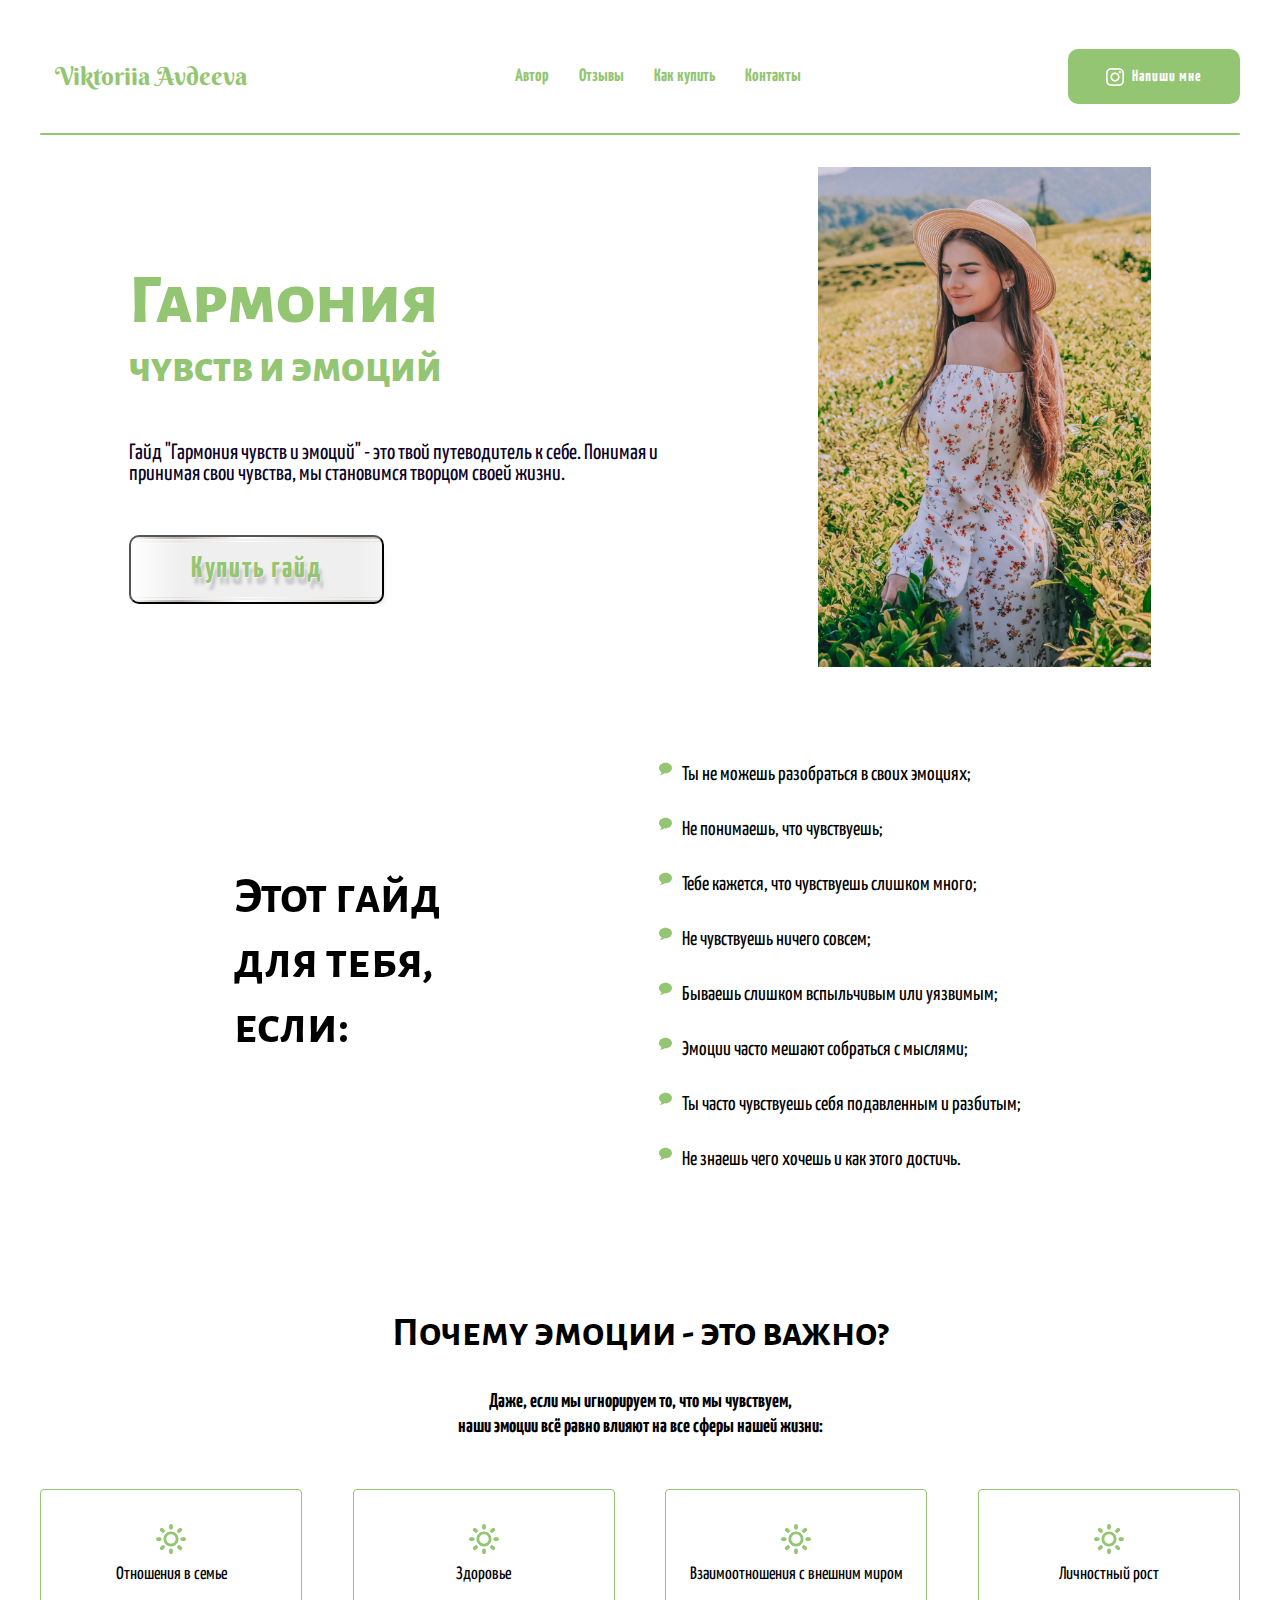
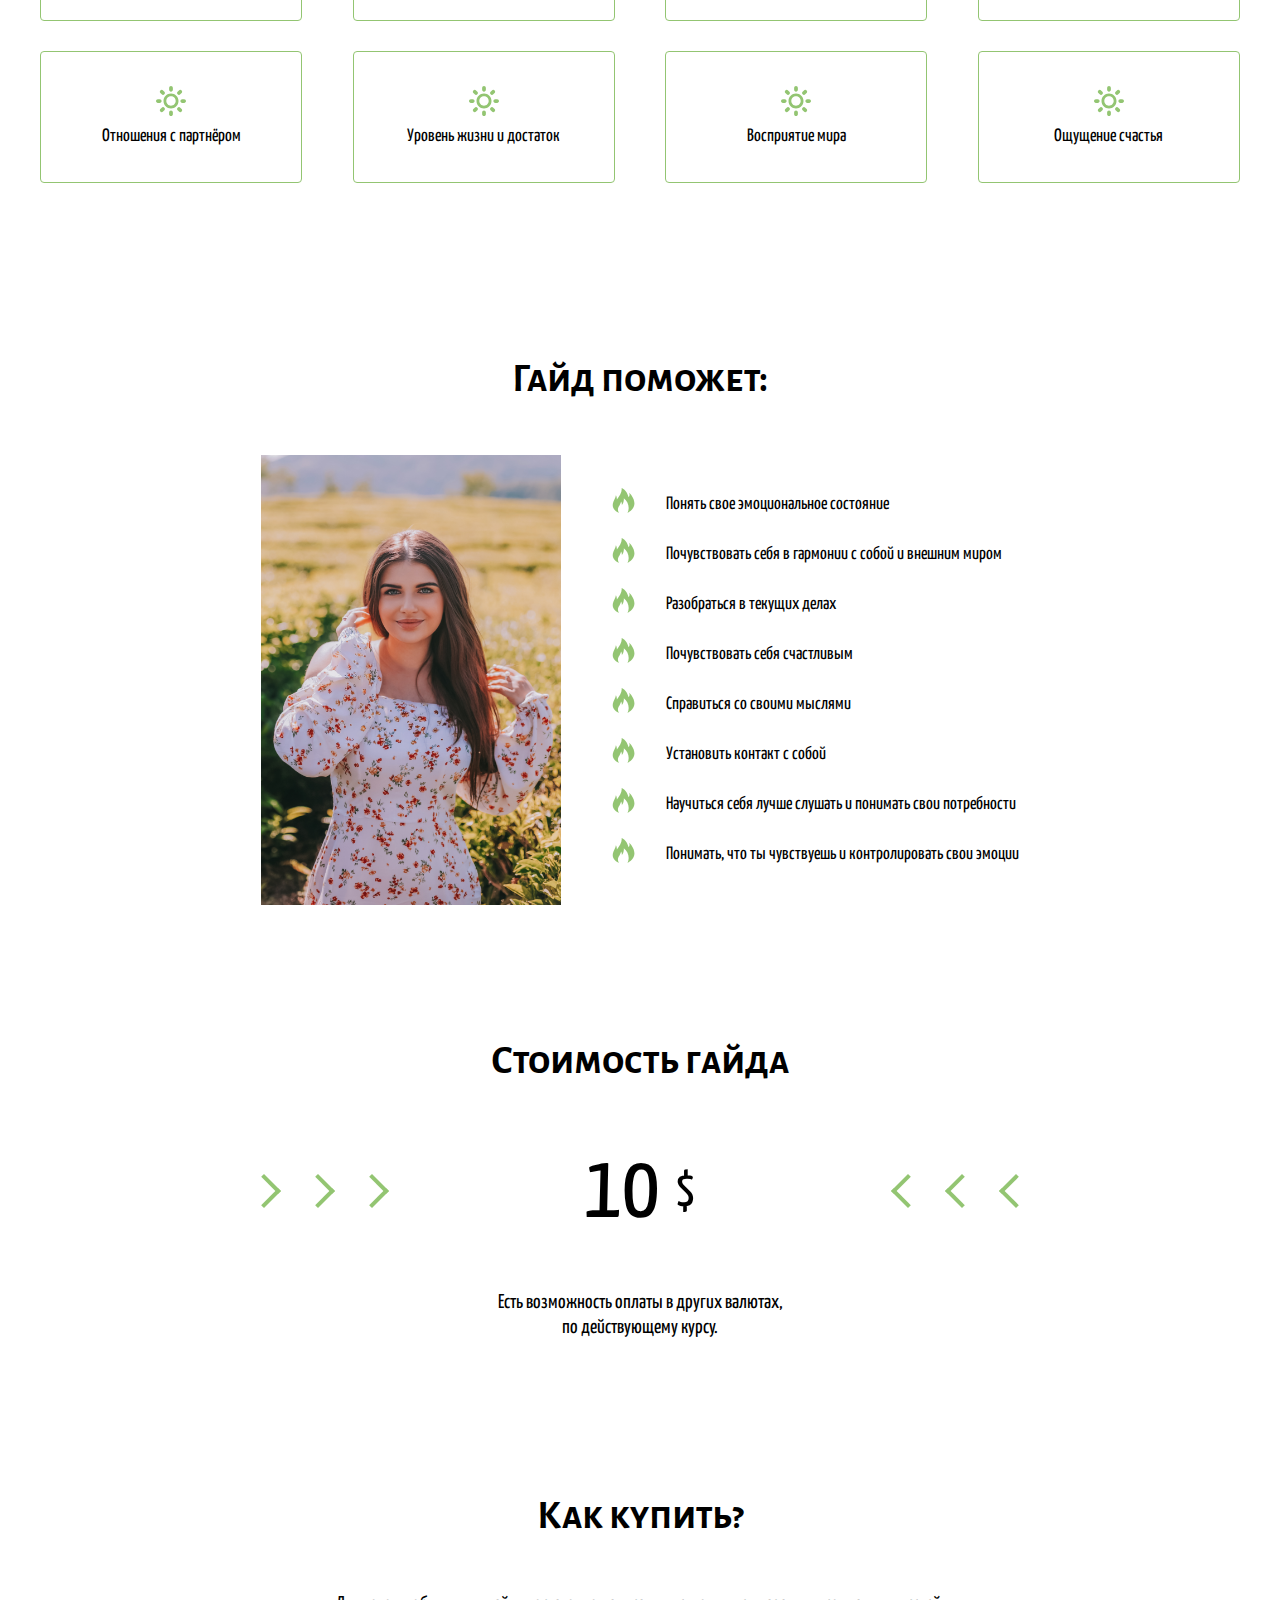
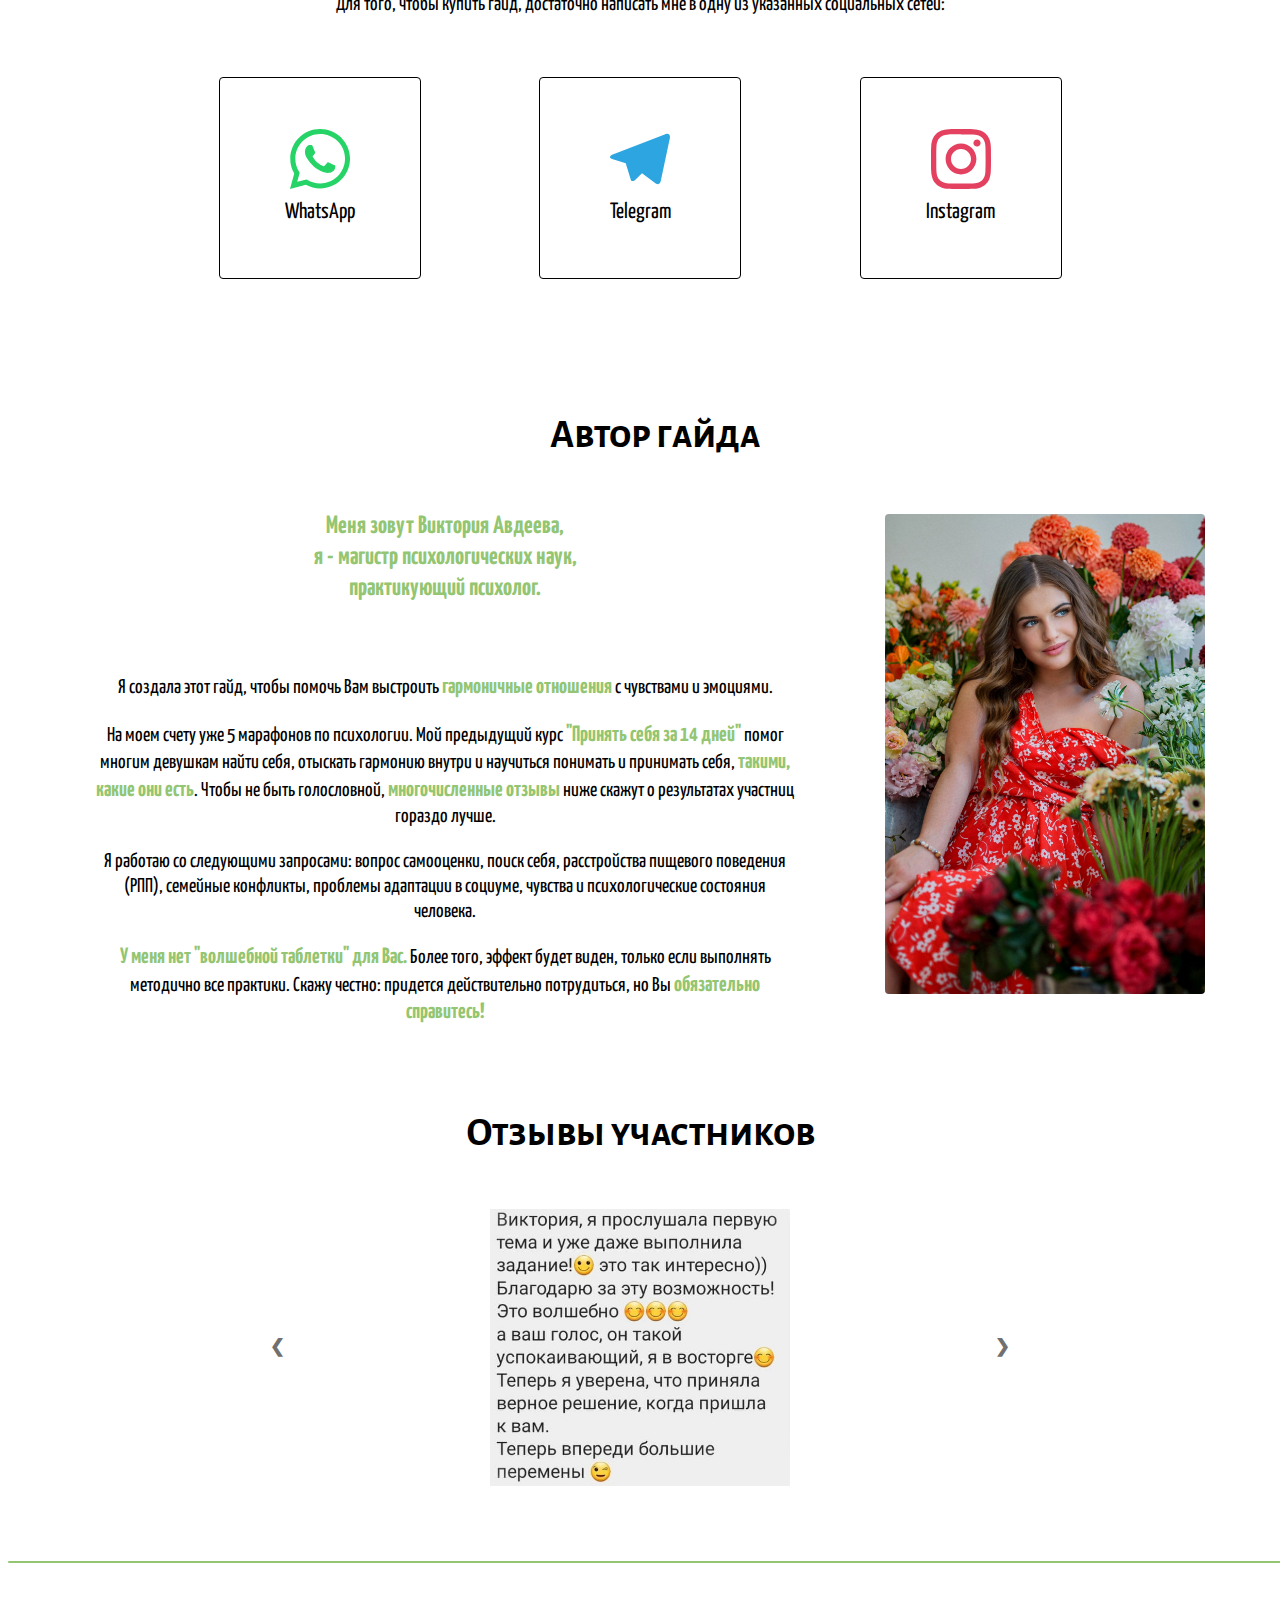
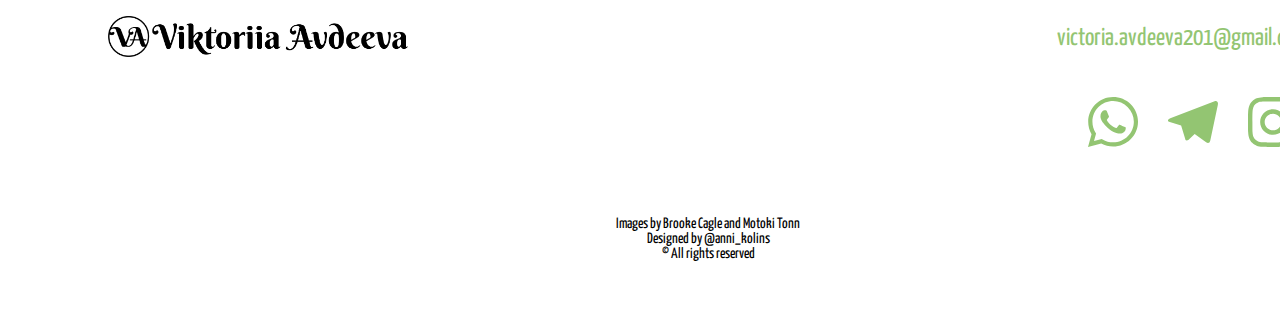
<file: index.html>
<!DOCTYPE html>
<html lang="ru">
<head>
    <meta charset="UTF-8">
    <meta http-equiv="X-UA-Compatible" content="IE=edge">
    <meta name="viewport" content="width=device-width, initial-scale=1.0">
    <title>Accept Yourself</title>
    <link rel="preconnect" href="https://fonts.googleapis.com">
    <link rel="preconnect" href="https://fonts.gstatic.com" crossorigin>
    <link
        href="https://fonts.googleapis.com/css2?family=Berkshire+Swash&family=Pacifico&family=Alegreya+Sans+SC:wght@700;800&family=Alumni+Sans:wght@300;400;600&family=Amatic+SC:wght@400;700&family=Yanone+Kaffeesatz:wght@200;300;400;500;700&display=swap"
        rel="stylesheet">
    <link rel="stylesheet" href="https://cdnjs.cloudflare.com/ajax/libs/modern-normalize/1.1.0/modern-normalize.min.css"
        integrity="sha512-wpPYUAdjBVSE4KJnH1VR1HeZfpl1ub8YT/NKx4PuQ5NmX2tKuGu6U/JRp5y+Y8XG2tV+wKQpNHVUX03MfMFn9Q=="
        crossorigin="anonymous" referrerpolicy="no-referrer" />
    <link rel="stylesheet" href="./css/main.min.css">
</head>
<body>
    <div class="main">
        <header class="header">
            <div class="container mobile-bar">
                <a href="https://www.instagram.com/avdeeva__viktoriia/" class="logo"><span>Victoriia Avdeeva</span></a>
                <button type="button" class="mobile-header__button is-open" data-menu-button data-backdrop-open>
                    <svg width="40" height="40" aria-label="мобильное меню">
                        <use class="mobile-header__icon-menu" href="./img/icons.svg#icon-menu_40px"></use>
                    </svg>
                </button>
                <div class="backdrop is-hidden" data-backdrop>
                    <div class="mobile-menu" data-menu the-menu>
                        <button type="button" class="mobile-menu__button is-open" data-menu-button data-menu-close
                            data-backdrop-close>
                            <svg width="40" height="40" aria-label="мобильное меню">
                                <use class="mobile-header__icon-cross" href="./img/icons.svg#icon-close_40px"></use>
                            </svg>
                        </button>
                        <ul class="site-nav">
                            <li class="site-nav__item"><a class="site-nav__link" href="#about"><span class="text">Для тебя</span><span class="arrow"></span></a></li>
                            <li class="site-nav__item"><a class="site-nav__link" href="#emotions"><span>Эмоции</span> <span class="arrow"></span></a></li>
                            <li class="site-nav__item"><a class="site-nav__link" href="#help"><span>Помощь</span><span class="arrow"></span></a></li>
                            <li class="site-nav__item"><a class="site-nav__link" href="#buy"><span>Как купить</span><span class="arrow"></span></a></li>
                            <li class="site-nav__item"><a class="site-nav__link" href="#author"><span>Автор</span><span class="arrow"></span></a></li>
                            <li class="site-nav__item"><a class="site-nav__link" href="#rewiew"><span>Отзывы</span><span class="arrow"></span></a></li>
                            <li class="site-nav__item"><a class="site-nav__link" href="#contacts"><span>Контакты</span><span class="arrow"></span></a></li>
                        </ul>
                     </div>
                </div>
            </div>
            <div class="container desktop">
                <a href="#author" class="logo"><span>Viktoriia Avdeeva</span></a>
                <nav class="site-nav">
                    <li class="site-nav_item"><a class="site-nav_link" href="#author">Автор</a></li>
                    <li class="site-nav_item"><a class="site-nav_link" href="#rewiew">Отзывы</a></li>
                    <li class="site-nav_item"><a class="site-nav_link" href="#buy">Как купить</a></li>
                    <li class="site-nav_item"><a class="site-nav_link" href="#contacts">Контакты</a></li>
                </nav>
                <div class="contacts-head">
                    <button class="contacts-head_button"><a href="https://www.instagram.com/avdeeva__viktoriia/"
                            class="contacts-head_link">Напиши мне
                            <svg class="contacts__icon" width="18" height="18">
                                <use href="./img/icons.svg#icon-instagram"></use>
                            </svg>
                        </a>
                    </button>
                </div>
            </div>
        </header>
        <main>
            <div class="container">
                <section class="hero"> 
                    <div class="hero-box">
                        <div class="hero__inf">
                            <h1 class="hero_title__mob"> <span class="title__big">Гармония</span><span class="title__small">чувств и эмоций</span>
                            </h1>
                            <h1 class="hero_title">Гармония <br> чувств и эмоций</h1>
                            <p class="hero__text">Гайд "Гармония чувств и эмоций" - это твой путеводитель к себе. Понимая и принимая свои чувства,
                                мы становимся творцом своей жизни.</p>
                            <button type="button" class="hero_button"><a href="https://t.me/ViktoriiaPsychologist" class="hero__link">
                                    Купить гайд</a></button>
                        </div>
                        <img src="./img/hero.jpg" alt="200px" class="hero__img">
                    </div>
                    
                </section>
                <section class="about section" id="about">
                    <h2 class="about__title section-title">Этот гайд <br> для тебя,<br> если:</h2>
                    <h2 class="about__title--mob section-title">Этот гайд <br> для тебя,<br> если:</h2>
                    <ul class="about__list">
                        <li class="about__text"><svg class="about__icons" width="13" height="13">
                            <use href="./img/iconst.svg#icon-bubble"></use>
                        </svg>Ты не можешь разобраться в своих эмоциях;</li>
                        <li class="about__text"><svg class="about__icons" width="13" height="13">
                            <use href="./img/iconst.svg#icon-bubble"></use>
                        </svg>Не понимаешь, что чувствуешь;</li>
                        <li class="about__text"><svg class="about__icons" width="13" height="13">
                            <use href="./img/iconst.svg#icon-bubble"></use>
                        </svg>Тебе кажется, что чувствуешь слишком много;</li>
                        <li class="about__text"><svg class="about__icons" width="13" height="13">
                            <use href="./img/iconst.svg#icon-bubble"></use>
                        </svg>Не чувствуешь ничего совсем;</li>
                        <li class="about__text"><svg class="about__icons" width="13" height="13">
                            <use href="./img/iconst.svg#icon-bubble"></use>
                        </svg>Бываешь слишком вспыльчивым или уязвимым;</li>
                        <li class="about__text"><svg class="about__icons" width="13" height="13">
                            <use href="./img/iconst.svg#icon-bubble"></use>
                        </svg>Эмоции часто мешают собраться с мыслями;</li>
                        <li class="about__text"><svg class="about__icons" width="13" height="13">
                            <use href="./img/iconst.svg#icon-bubble"></use>
                        </svg>Ты часто чувствуешь себя подавленным и разбитым;</li>
                        <li class="about__text"><svg class="about__icons" width="13" height="13">
                            <use href="./img/iconst.svg#icon-bubble"></use>
                        </svg>Не знаешь чего хочешь и как этого достичь.</li>
                    </ul>
                </section>
                <section class="emotions section" id="emotions">
                    <h2 class="emotions__title section-title">Почему эмоции - это важно?</h2>
                    <h3 class="emotions__small">Даже, если мы игнорируем то, что мы чувствуем, <br> наши эмоции всё равно влияют на все сферы нашей жизни:</h3>
                    <ul class="emotions__list">
                        <li class="emotions__item"><svg class="emotions__icons" width="25" height="25">
                            <use href="./img/iconst.svg#icon-sun"></use>
                        </svg>Отношения в семье</li>
                        <li class="emotions__item"><svg class="emotions__icons" width="25" height="25">
                            <use href="./img/iconst.svg#icon-sun"></use>
                        </svg>Здоровье</li>
                        <li class="emotions__item"><svg class="emotions__icons" width="25" height="25">
                            <use href="./img/iconst.svg#icon-sun"></use>
                        </svg>Взаимоотношения с внешним миром</li>
                        <li class="emotions__item"><svg class="emotions__icons" width="25" height="25">
                            <use href="./img/iconst.svg#icon-sun"></use>
                        </svg>Личностный рост</li>
                        <li class="emotions__item"><svg class="emotions__icons" width="25" height="25">
                            <use href="./img/iconst.svg#icon-sun"></use>
                        </svg>Отношения с партнёром</li>
                        <li class="emotions__item"><svg class="emotions__icons" width="25" height="25">
                            <use href="./img/iconst.svg#icon-sun"></use>
                        </svg>Уровень жизни и достаток</li>
                        <li class="emotions__item"><svg class="emotions__icons" width="25" height="25">
                            <use href="./img/iconst.svg#icon-sun"></use>
                        </svg>Восприятие мира</li>
                        <li class="emotions__item"><svg class="emotions__icons" width="25" height="25">
                            <use href="./img/iconst.svg#icon-sun"></use>
                        </svg>Ощущение счастья</li>
                    </ul>
                </section>
                <section class="help section" id="help">
                    <h2 class="section-title">Гайд поможет:</h2>
                    <div class="help__box">
                    <img src="./img/help2.jpg" alt="200px" class="help__img">
                    <ul class="help__list">
                        <li class="help__item"><svg class="help__icons" width="25" height="25">
                            <use href="./img/iconst.svg#icon-fire"></use>
                        </svg>Понять свое эмоциональное состояние</li>
                        <li class="help__item"><svg class="help__icons" width="25" height="25">
                            <use href="./img/iconst.svg#icon-fire"></use>
                        </svg>Почувствовать себя в гармонии с собой и внешним миром</li>
                        <li class="help__item"><svg class="help__icons" width="25" height="25">
                            <use href="./img/iconst.svg#icon-fire"></use>
                        </svg>Разобраться в текущих делах</li>
                        <li class="help__item"><svg class="help__icons" width="25" height="25">
                            <use href="./img/iconst.svg#icon-fire"></use>
                        </svg>Почувствовать себя счастливым</li>
                        <li class="help__item"><svg class="help__icons" width="25" height="25">
                            <use href="./img/iconst.svg#icon-fire"></use>
                        </svg>Справиться со своими мыслями</li>
                        <li class="help__item"><svg class="help__icons" width="25" height="25">
                            <use href="./img/iconst.svg#icon-fire"></use>
                        </svg>Установить контакт с собой</li>
                        <li class="help__item"><svg class="help__icons" width="25" height="25">
                            <use href="./img/iconst.svg#icon-fire"></use>
                        </svg>Научиться себя лучше слушать и понимать свои потребности</li>
                        <li class="help__item"><svg class="help__icons" width="25" height="25">
                            <use href="./img/iconst.svg#icon-fire"></use>
                        </svg>Понимать, что ты чувствуешь и контролировать свои эмоции</li>
                    </ul></div>
                </section>
                <section class="price section" id="buy">
                    <h2 class="section-title price__title">Стоимость гайда</h2>
                    <ul class="price_list">
                        <li><i class="arrow right"></i></li>
                        <li><i class="arrow right1"></i></li>
                        <li><i class="arrow right2"></i></li>
                        <li class="price__text">10</li>
                        <li class="price__item">$</li>
                        <li><i class="arrow left"></i></p>
                        <li><i class="arrow left1"></i></p>
                        <li><i class="arrow left2"></i></p>
                    </ul>
                    <p class="price__inf">Есть возможность оплаты в других валютах, <br> по действующему курсу.</p>
                </section>
                <section class="buy section" id="buy">
                    <h2 class="section-title buy__title">Как купить?</h2>
                    <p class="buy__text">Для того, чтобы купить гайд, достаточно написать мне в одну из указанных социальных сетей:</p>
                        <ul class="buy_list">
                            <li class="buy__item"><a class="buy__link" href="https://api.whatsapp.com/send?phone=380631731463">WhatsApp
                                <svg class="buy__icons whattsapp" width="40"
                                    height="40">
                                    <use href="./img/icons.svg#icon-whatsapp"></use>
                                </svg>
                            </a></li>
                            <li class="buy__item"><a class="buy__link " href="https://t.me/ViktoriiaPsychologist">Telegram<svg class="buy__icons telegram" width="40" height="40">
                                    <use href="./img/icons.svg#icon-telegram2"></use>
                                </svg></a></li>
                            <li class="buy__item"><a class="buy__link " href="https://www.instagram.com/avdeeva__viktoriia/">Instagram<svg class="buy__icons instagram" width="40"
                                    height="40">
                                    <use href="./img/icons.svg#icon-instagram3"></use>
                                </svg></a></li>
                        </ul>
                </section>
                <section class="author" id="author">
                    <div class="container">
                        <h2 class="section-title author__title">Автор гайда</h2>
                        <div class="author__div">
                            <img class="author__img" src="./img/test.jpg" alt="" width="320">
                            <ul class="author__list">
                                <li class="author__text">
                                    <p class="author__name">Меня зовут Виктория Авдеева,<br>я - магистр психологических наук,<br> практикующий психолог.</p>
                                </li>
                                <li class="author__text">
                                    Я создала этот гайд, чтобы помочь Вам выстроить <span class="author__imp">гармоничные отношения</span> с чувствами и эмоциями. 
                                <li class="author__text">На моем счету уже 5 марафонов по психологии.
                                    Мой предыдущий курс<span class="author__imp"> "Принять себя за 14 дней"
                                    </span>помог многим девушкам найти себя, отыскать
                                    гармонию внутри и научиться понимать и принимать себя, <span class="author__imp">такими,
                                        какие они есть</span>. Чтобы не быть голословной,
                                    <span class="author__imp">многочисленные отзывы</span> ниже скажут о результатах участниц
                                    гораздо лучше.
                                </li>
                                <li class="author__text">Я работаю со следующими запросами: вопрос самооценки, поиск себя, расстройства пищевого поведения (РПП), семейные конфликты, проблемы адаптации в
                                социуме, чувства и психологические состояния человека.
                                </li>
                                <li class="author__text"><span class="author__imp">У меня нет "волшебной таблетки" для Вас.</span> Более
                                    того, эффект будет виден, только если выполнять методично все практики. Скажу честно: придется действительно потрудиться, но Вы <span class="author__imp">обязательно справитесь!</span></li>
                            </ul>
                        </div>
                    </div>
                </section>
                <section class="rewiew section" id="rewiew">
                    <h2 class="section-title rewiew__title">Отзывы участников</h2>
                
                    <ul class="rewiew_list slider" slider>
                        <li class="rewiew_item item">
                            <img src="./img/1.jpg" alt="" class="rewiew_image" width="300px">
                        </li>
                        <li class="rewiew_item item">
                            <img src="./img/2.jpg" alt="" class="rewiew_image" width="300px">
                        </li>
                        <li class="rewiew_item item">
                            <img src="./img/0.jpg" alt="" class="rewiew_image" width="350px">
                        </li>
                        <li class="rewiew_item item">
                            <img src="./img/3.jpg" alt="" class="rewiew_image" width="300px">
                        </li>
                        <li class="rewiew_item item">
                            <img src="./img/4.jpg" alt="" class="rewiew_image" width="350px">
                        </li>
                        <li class="rewiew_item item">
                            <img src="./img/7.jpg" alt="" class="rewiew_image" width="300px">
                        </li>
                        <li class="rewiew_item item">
                            <img src="./img/6.jpg" alt="" class="rewiew_image" width="350px">
                        </li>
                        <li class="rewiew_item item">
                            <img src="./img/5.jpg" alt="" class="rewiew_image" width="300px">
                        </li>
                        <li class="rewiew_item item">
                            <img src="./img/8.jpg" alt="" class="rewiew_image" width="300px">
                        </li>
                        <li class="rewiew_item item">
                            <img src="./img/9.jpg" alt="" class="rewiew_image" width="350px">
                        </li>
                        <li class="rewiew_item item">
                            <img src="./img/10.jpg" alt="" class="rewiew_image" width="300px">
                        </li>
                        <li class="rewiew_item item">
                            <img src="./img/11.jpg" alt="" class="rewiew_image" width="300px">
                        </li>
                        <li class="rewiew_item item">
                            <img src="./img/12.jpg" alt="" class="rewiew_image" width="350px">
                        </li>
                        <li class="rewiew_item item">
                            <img src="./img/13.jpg" alt="" class="rewiew_image" width="300px">
                        </li>
                        <li class="rewiew_item item">
                            <img src="./img/14.jpg" alt="" class="rewiew_image" width="350px">
                        </li>
                        <li class="rewiew_item item">
                            <img src="./img/15.jpg" alt="" class="rewiew_image" width="300px">
                        </li>
                        <li class="rewiew_item item">
                            <img src="./img/16.jpg" alt="" class="rewiew_image" width="350px">
                        </li>
                        <li class="rewiew_item item">
                            <img src="./img/17.jpg" alt="" class="rewiew_image" width="300px">
                        </li>
                        <li class="rewiew_item item">
                            <img src="./img/18.jpg" alt="" class="rewiew_image" width="350px">
                        </li>
                        <li class="rewiew_item item">
                            <img src="./img/19.jpg" alt="" class="rewiew_image" width="300px">
                        </li>
                        <li class="rewiew_item item">
                            <img src="./img/20.jpg" alt="" class="rewiew_image" width="300px">
                        </li>
                        <li class="rewiew_item item">
                            <img src="./img/21.jpg" alt="" class="rewiew_image" width="300px">
                        </li>
                        <a class="prev" onclick="minusSlide()">&#10094;</a>
                        <a class="next" onclick="plusSlide()">&#10095;</a>
                    </ul>
                </section>
                </div>
        </main>
        <footer id="contacts">
            <address class="footer container">
                <div class="contacts_div">
                    <img src="./img/vanew.png" alt="" width="150" class="logo__img">
                    <img src="./img/vanewwh.png" alt="" width="150" class="logo__img2">
                    <ul class="contacts__main">
                        <!-- <li class="link__items"><a href="tel:+380631731463" class="contacts__tel">+38 063 173 14 63</a></li> -->
                        <li class="link__items"><a href="mailto:victoria.avdeeva201@gmail.com"
                                class="contacts__mail">victoria.avdeeva201@gmail.com</a></li>
    
                    </ul>
                </div>
                <ul class="contacts__icons">
                    <li class="contacts__item"><a class="footer__item"
                            href="https://api.whatsapp.com/send?phone=380631731463">
                            <svg class="modal__icons foot__icons" width="40" height="40">
                                <use href="./img/icons.svg#icon-whatsapp2"></use>
                            </svg>
                        </a></li>
                    <li class="contacts__item"><a class="footer__item" href="https://t.me/ViktoriiaPsychologist">
                            <svg class="modal__icons foot__icons" width="40" height="40">
                                <use href="./img/icons.svg#icon-telegram2"></use>
                            </svg></a></li>
                    <li class="contacts__item"><a class="footer__item" href="https://www.instagram.com/avdeeva__viktoriia/">
                            <svg class="modal__icons foot__icons" width="40" height="40">
                                <use href="./img/icons.svg#icon-instagram3"></use>
                            </svg></a></li>
                </ul>
                <ul class="contacts__icons--desctop">
                    <li class="contacts__item"><a class="footer__item"
                            href="https://api.whatsapp.com/send?phone=380631731463">
                            <svg class="foot__icons" width="40" height="40">
                                <use href="./img/icons.svg#icon-whatsapp2"></use>
                            </svg>
                        </a></li>
                    <li class="contacts__item"><a class="footer__item" href="https://t.me/ViktoriiaPsychologist">
                            <svg class="foot__icons" width="40" height="40">
                                <use href="./img/icons.svg#icon-telegram2"></use>
                            </svg></a></li>
                    <li class="contacts__item"><a class="footer__item" href="https://www.instagram.com/avdeeva__viktoriia/">
                            <svg class="foot__icons" width="40" height="40">
                                <use href="./img/icons.svg#icon-instagram3"></use>
                            </svg></a></li>
                </ul>
                <p class="rights">Images by Brooke Cagle and Motoki Tonn</p>
                <p class="rights">Designed by @anni_kolins</p>
                <p class="rights">&#169; All rights reserved</p>
            </address>
        </footer>
        <!-- <div class="backdrop backdrop__modal is-hidden" data-modal-1>
            <div class="modal">
                <h3 class="modal-title">Связаться с автором<br> для оплаты</h3>
                <div class="modal__div">
                    <a class="social__item" href="https://api.whatsapp.com/send?phone=380631731463"><svg
                            class="modal__icons" width="40" height="40">
                            <use href="./img/icons.svg#icon-whatsapp"></use>
                        </svg>
                    </a>
                    <a class="social__item" href="https://t.me/ViktoriiaPsychologist"><svg class="modal__icons" width="40"
                            height="40">
                            <use href="./img/icons.svg#icon-telegram"></use>
                        </svg></a>
                    <a class="social__item" href="https://www.instagram.com/avdeeva__viktoriia/"><svg class="modal__icons"
                            width="40" height="40">
                            <use href="./img/icons.svg#icon-instagram2"></use>
                        </svg></a>
    
                </div>
                <button class="modal-form__button-close" data-modal-close1>
                    <svg class="modal-form__icon-close">
                        <use href="./img/icons.svg#close"></use>
                    </svg>
                </button>
            </div>
        </div>
        <div class="backdrop backdrop__modal is-hidden" data-modal-2>
            <div class="modal">
                <h3 class="modal-title">Связаться с автором для оплаты</h3>
                <div class="modal__div">
                    <a class="social__item" href="https://api.whatsapp.com/send?phone=380631731463"><svg
                            class="modal__icons" width="40" height="40">
                            <use href="./img/icons.svg#icon-whatsapp"></use>
                        </svg>
                    </a>
                    <a class="social__item" href="https://t.me/ViktoriiaPsychologist"><svg class="modal__icons" width="40"
                            height="40">
                            <use href="./img/icons.svg#icon-telegram"></use>
                        </svg></a>
                    <a class="social__item" href="https://www.instagram.com/avdeeva__viktoriia/"><svg class="modal__icons"
                            width="40" height="40">
                            <use href="./img/icons.svg#icon-instagram2"></use>
                        </svg></a>
    
                </div>
                <button class="modal-form__button-close" data-modal-close2>
                    <svg class="modal-form__icon-close">
                        <use href="./img/icons.svg#close"></use>
                    </svg>
                </button>
            </div>
    
        </div>
        <div class="backdrop backdrop__modal is-hidden" data-modal-3>
            <div class="modal">
                <h3 class="modal-title">Связаться с автором для оплаты</h3>
                <div class="modal__div">
                    <a class="social__item" href="https://api.whatsapp.com/send?phone=380631731463"><svg
                            class="modal__icons" width="40" height="40">
                            <use href="./img/icons.svg#icon-whatsapp"></use>
                        </svg>
                    </a>
                    <a class="social__item" href="https://t.me/ViktoriiaPsychologist"><svg class="modal__icons" width="40"
                            height="40">
                            <use href="./img/icons.svg#icon-telegram"></use>
                        </svg></a>
                    <a class="social__item" href="https://www.instagram.com/avdeeva__viktoriia/"><svg class="modal__icons"
                            width="40" height="40">
                            <use href="./img/icons.svg#icon-instagram2"></use>
                        </svg></a>
    
                </div>
                <button class="modal-form__button-close" data-modal-close3>
                    <svg class="modal-form__icon-close">
                        <use href="./img/icons.svg#close"></use>
                    </svg>
                </button>
            </div>
    
        </div>
    </div> -->
    <script src="./js/mobile-menu.js"></script>
    <script src="./js/close.js"></script>
    <script src="./js/backdrop.js"></script>
    <script src="./js/modal.js"></script>
    <script src="./js/modal2.js"></script>
    <script src="./js/modal3.js"></script>
    <!-- <script src="./js/slider.js"></script> -->
    <script src="./js/slider-work.js"></script>
    
    
    
    </body>
    
    </html>
</file>
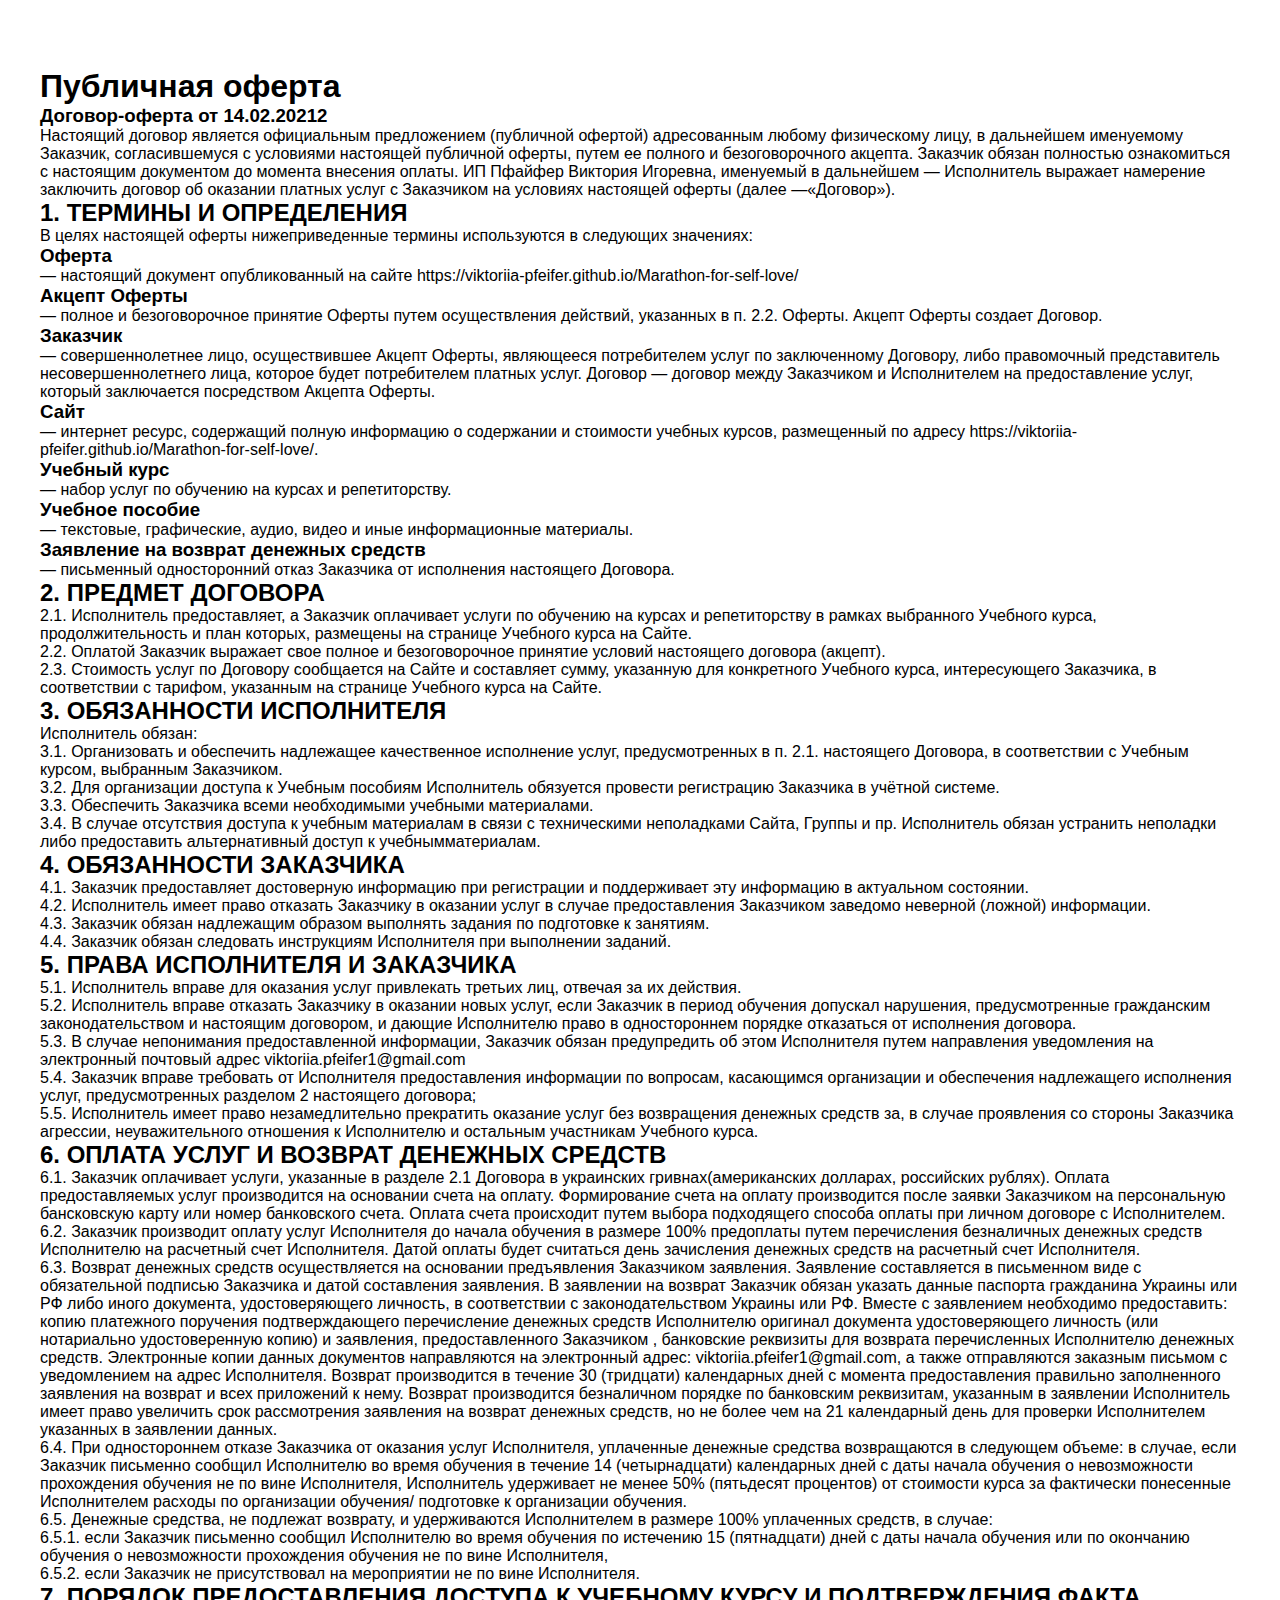
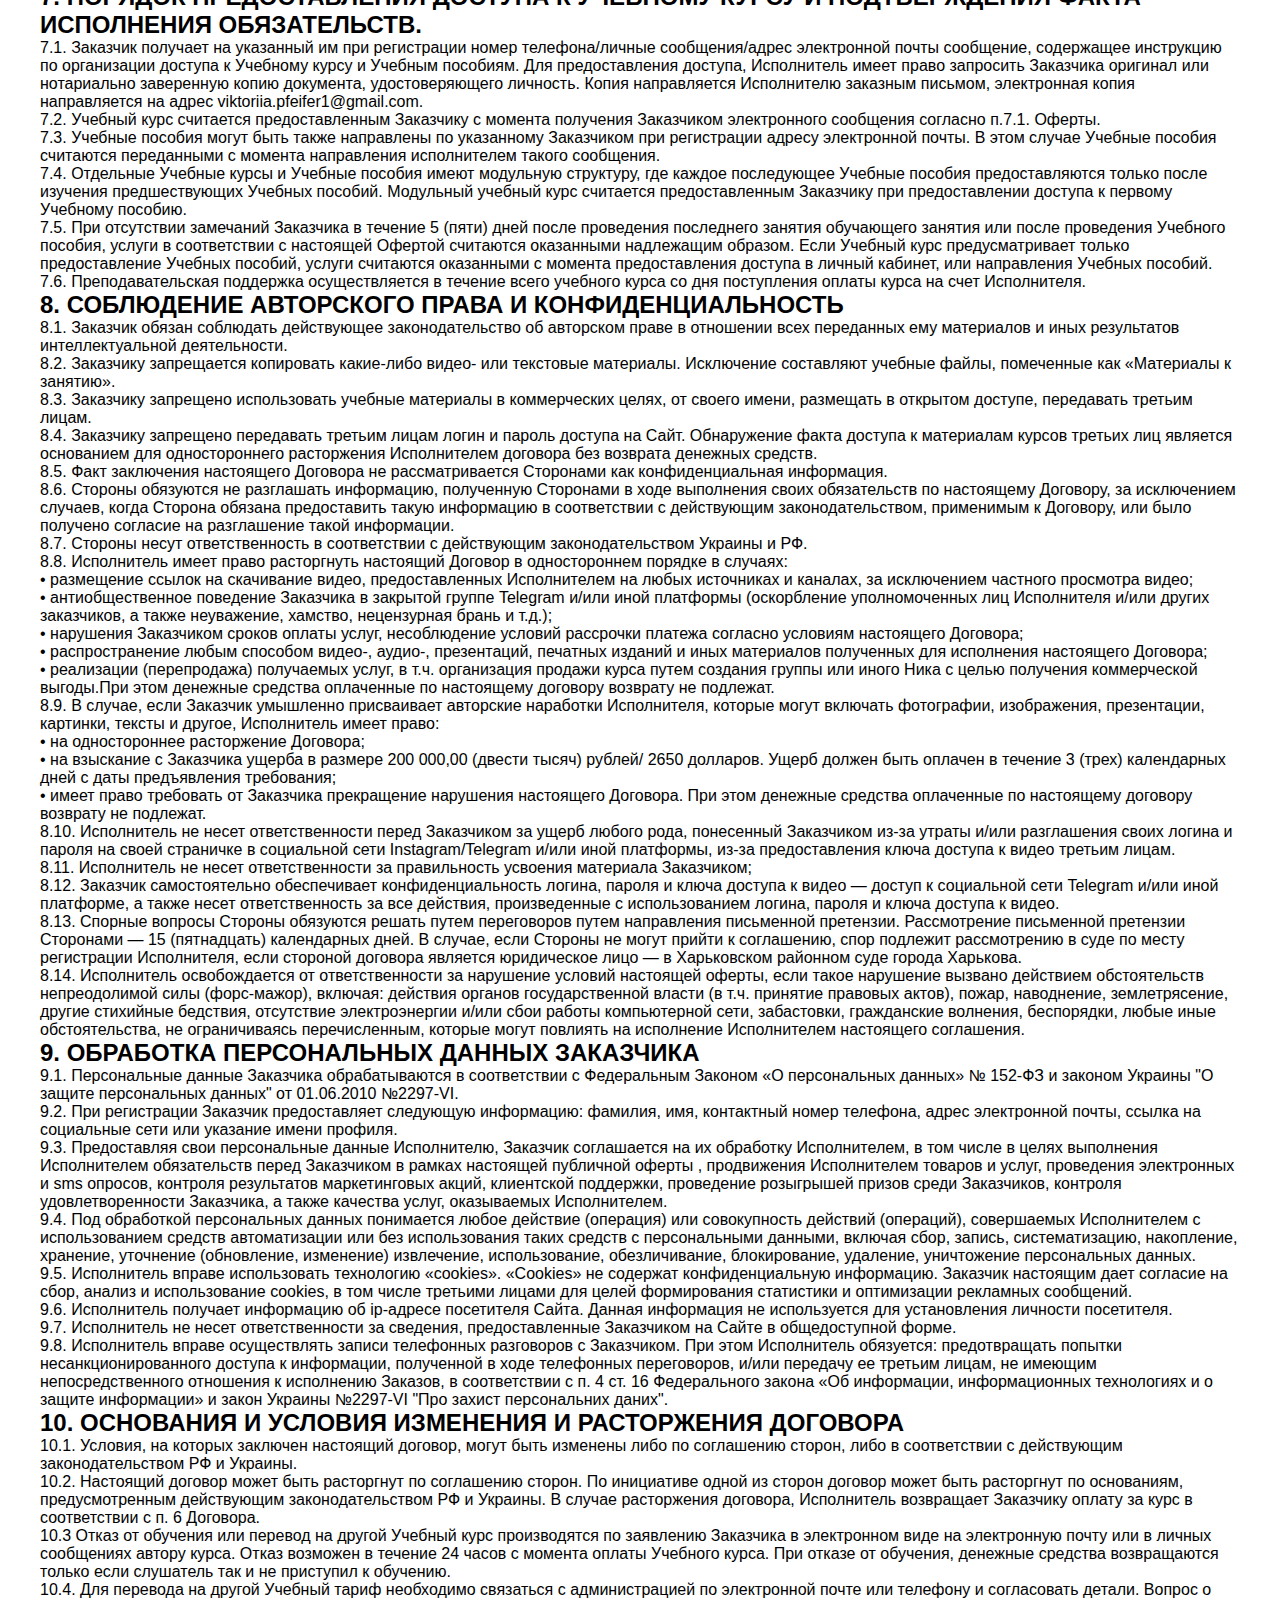
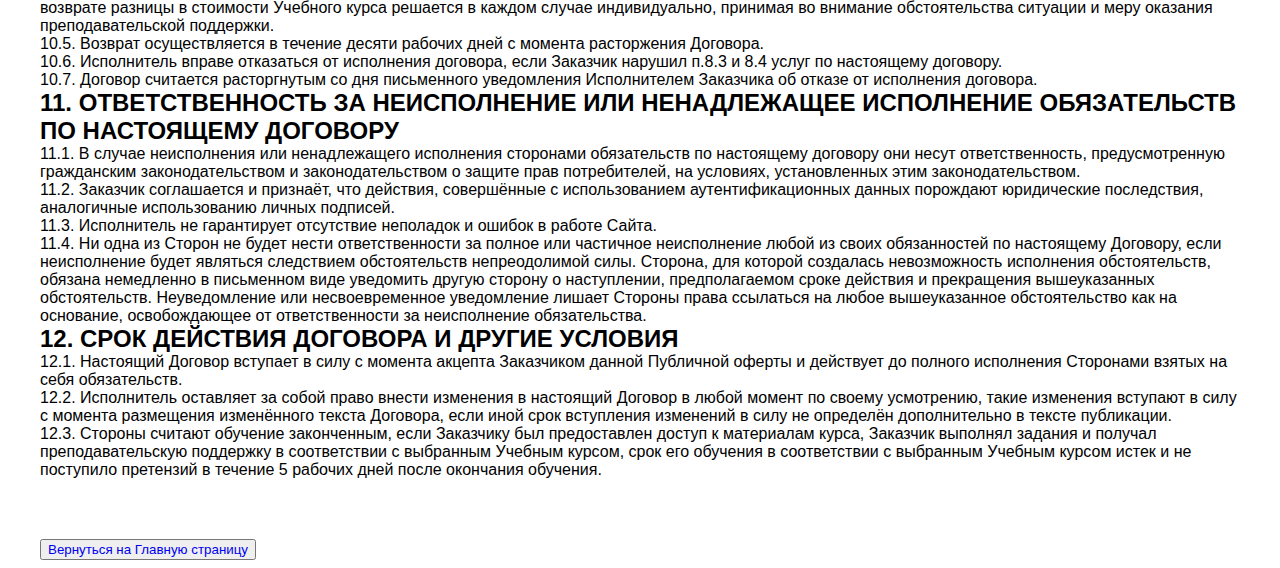
<file: oferta.html>
<!DOCTYPE html>
<html lang="en">
<head>
    <meta charset="UTF-8">
    <meta http-equiv="X-UA-Compatible" content="IE=edge">
    <meta name="viewport" content="width=device-width, initial-scale=1.0">
    <title>Oferta</title>
    <link rel="preconnect" href="https://fonts.googleapis.com">
    <link rel="preconnect" href="https://fonts.gstatic.com" crossorigin>
    <link
        href="https://fonts.googleapis.com/css2?family=Berkshire+Swash&family=Montserrat:wght@300;400;700&family=Pacifico&display=swap"
        rel="stylesheet">
    <link rel="stylesheet" href="https://cdnjs.cloudflare.com/ajax/libs/modern-normalize/1.1.0/modern-normalize.min.css"
        integrity="sha512-wpPYUAdjBVSE4KJnH1VR1HeZfpl1ub8YT/NKx4PuQ5NmX2tKuGu6U/JRp5y+Y8XG2tV+wKQpNHVUX03MfMFn9Q=="
        crossorigin="anonymous" referrerpolicy="no-referrer" />
    <link rel="stylesheet" href="./css/main.min.css">
</head>
<body>
    <div class="container">
    <header>
        
    </header>
    <section class="section oferta">
        <h1 class="rules__title">Публичная оферта</h1>
        <h3 class="oferta__date">Договор-оферта от 14.02.20212</h3>
        <p>Настоящий договор является официальным предложением (публичной офертой) адресованным любому физическому лицу, в
        дальнейшем именуемому Заказчик, согласившемуся с условиями настоящей публичной оферты, путем ее полного и
        безоговорочного акцепта.
        Заказчик обязан полностью ознакомиться с настоящим документом до момента внесения оплаты. ИП Пфайфер Виктория Игоревна,
        именуемый в дальнейшем — Исполнитель выражает намерение заключить договор об оказании платных услуг с Заказчиком на
        условиях настоящей оферты (далее —«Договор»).</p>
        <ul class="oferta">
            <li class="">
                <h2 class="oferta__title">1. ТЕРМИНЫ И ОПРЕДЕЛЕНИЯ</h2>
                <p class="oferta__text">В целях настоящей оферты нижеприведенные термины используются в следующих значениях:
                <h3>Оферта</h3>  — настоящий документ опубликованный на сайте https://viktoriia-pfeifer.github.io/Marathon-for-self-love/
                <h3>Акцепт Оферты</h3> — полное и безоговорочное принятие Оферты путем осуществления действий, указанных в п. 2.2. Оферты. Акцепт
                Оферты создает Договор.
                <h3>Заказчик</h3> — совершеннолетнее лицо, осуществившее Акцепт Оферты, являющееся потребителем услуг по заключенному Договору,
                либо правомочный представитель несовершеннолетнего лица, которое будет потребителем платных услуг.
                Договор — договор между Заказчиком и Исполнителем на предоставление услуг, который заключается посредством Акцепта
                Оферты.
                <h3>Сайт</h3> — интернет ресурс, содержащий полную информацию о cодержании и стоимости учебных курсов, размещенный по адресу
                https://viktoriia-pfeifer.github.io/Marathon-for-self-love/.
                <h3>Учебный курс</h3> — набор услуг по обучению на курсах и репетиторству.
                <h3>Учебное пособие</h3> — текстовые, графические, аудио, видео и иные информационные материалы.
                <h3>Заявление на возврат денежных средств</h3>  — письменный односторонний отказ Заказчика от исполнения настоящего Договора.</p>
            </li>
            <li class="">
                <h2 class="oferta__title">2. ПРЕДМЕТ ДОГОВОРА</h2>
                <ul class="oferta__text">
                    <li>2.1. Исполнитель предоставляет, а Заказчик оплачивает услуги по обучению на курсах и репетиторству в рамках выбранного
                    Учебного курса, продолжительность и план которых, размещены на странице Учебного курса на Сайте.</li>
                    <li>2.2. Оплатой Заказчик выражает свое полное и безоговорочное принятие условий настоящего договора (акцепт).</li>
                    <li>2.3. Стоимость услуг по Договору сообщается на Сайте и составляет сумму, указанную для конкретного Учебного курса,
                    интересующего Заказчика, в соответствии с тарифом, указанным на странице Учебного курса на Сайте.</li></ul></li>
            <li class="">
                <h2 class="oferta__title">3. ОБЯЗАННОСТИ ИСПОЛНИТЕЛЯ</h2>
                <ul class="oferta__text">Исполнитель обязан:
                    <li>3.1. Организовать и обеспечить надлежащее качественное исполнение услуг, предусмотренных в п. 2.1. настоящего Договора,
                    в соответствии с Учебным курсом, выбранным Заказчиком.</li>
                    <li>3.2. Для организации доступа к Учебным пособиям Исполнитель обязуется провести регистрацию Заказчика в учётной системе.</li>
                    <li>3.3. Обеспечить Заказчика всеми необходимыми учебными материалами.</li>
                    <li>3.4. В случае отсутствия доступа к учебным материалам в связи с техническими неполадками Сайта, Группы и пр. Исполнитель
                    обязан устранить неполадки либо предоставить альтернативный доступ к учебнымматериалам.</li></ul></li>
            <li class="">
                <h2 class="oferta__title">4. ОБЯЗАННОСТИ ЗАКАЗЧИКА</h2>
                <ul class="oferta__text">
                    <li>4.1. Заказчик предоставляет достоверную информацию при регистрации и поддерживает эту информацию в актуальном состоянии.</li>
                    <li>4.2. Исполнитель имеет право отказать Заказчику в оказании услуг в случае предоставления Заказчиком заведомо неверной
                    (ложной) информации.</li>
                    <li>4.3. Заказчик обязан надлежащим образом выполнять задания по подготовке к занятиям.</li>
                    <li>4.4. Заказчик обязан следовать инструкциям Исполнителя при выполнении заданий.</li></ul></li>
            <li class="">
                <h2 class="oferta__title">5. ПРАВА ИСПОЛНИТЕЛЯ И ЗАКАЗЧИКА</h2>
                <ul class="oferta__text">
                    <li>5.1. Исполнитель вправе для оказания услуг привлекать третьих лиц, отвечая за их действия.</li>
                    <li>5.2. Исполнитель вправе отказать Заказчику в оказании новых услуг, если Заказчик в период обучения допускал нарушения,
                    предусмотренные гражданским законодательством и настоящим договором, и дающие Исполнителю право в одностороннем порядке
                    отказаться от исполнения договора.</li>
                    <li>5.3. В случае непонимания предоставленной информации, Заказчик обязан предупредить об этом Исполнителя путем направления
                    уведомления на электронный почтовый адрес viktoriia.pfeifer1@gmail.com</li>
                    <li>5.4. Заказчик вправе требовать от Исполнителя предоставления информации по вопросам, касающимся организации и
                    обеспечения надлежащего исполнения услуг, предусмотренных разделом 2 настоящего договора;</li>
                    <li>5.5. Исполнитель имеет право незамедлительно прекратить оказание услуг без возвращения денежных средств за, в случае
                    проявления со стороны Заказчика агрессии, неуважительного отношения к Исполнителю и остальным участникам Учебного курса.</li></ul></li>
            <li class="">
                <h2 class="oferta__title">6. ОПЛАТА УСЛУГ И ВОЗВРАТ ДЕНЕЖНЫХ СРЕДСТВ</h2>
                <ul class="oferta__text">
                    <li>6.1. Заказчик оплачивает услуги, указанные в разделе 2.1 Договора в украинских гривнах(американских долларах, российских
                    рублях). Оплата предоставляемых услуг производится на основании счета на оплату. Формирование счета на оплату
                    производится после заявки Заказчиком на персональную бансковскую карту или номер банковского счета. Оплата счета
                    происходит путем выбора подходящего способа оплаты при личном договоре с Исполнителем.</li>
                    <li>6.2. Заказчик производит оплату услуг Исполнителя до начала обучения в размере 100% предоплаты путем перечисления
                    безналичных денежных средств Исполнителю на расчетный счет Исполнителя. Датой оплаты будет считаться день зачисления
                    денежных средств на расчетный счет Исполнителя.</li>
                    <li>6.3. Возврат денежных средств осуществляется на основании предъявления Заказчиком заявления.
                    Заявление составляется в письменном виде с обязательной подписью Заказчика и датой составления заявления. В заявлении на
                    возврат Заказчик обязан указать данные паспорта гражданина Украины или РФ либо иного документа, удостоверяющего
                    личность, в соответствии с законодательством Украины или РФ. Вместе с заявлением необходимо предоставить: копию
                    платежного поручения подтверждающего перечисление денежных средств Исполнителю оригинал документа удостоверяющего
                    личность (или нотариально удостоверенную копию) и заявления, предоставленного Заказчиком , банковские реквизиты для
                    возврата перечисленных Исполнителю денежных средств. Электронные копии данных документов направляются на электронный
                    адрес: viktoriia.pfeifer1@gmail.com, а также отправляются заказным письмом с уведомлением на адрес Исполнителя. Возврат производится в
                    течение 30 (тридцати) календарных дней с момента предоставления правильно заполненного заявления на возврат и всех
                    приложений к нему. Возврат производится безналичном порядке по банковским реквизитам, указанным в заявлении Исполнитель
                    имеет право увеличить срок рассмотрения заявления на возврат денежных средств, но не более чем на 21 календарный день
                    для проверки Исполнителем указанных в заявлении данных.</li>
                    <li>6.4. При одностороннем отказе Заказчика от оказания услуг Исполнителя, уплаченные денежные средства возвращаются в
                    следующем объеме: в случае, если Заказчик письменно сообщил Исполнителю во время обучения в течение 14 (четырнадцати) календарных
                    дней с даты начала обучения о невозможности прохождения обучения не по вине Исполнителя, Исполнитель удерживает не менее
                    50% (пятьдесят процентов) от стоимости курса за фактически понесенные Исполнителем расходы по организации обучения/
                    подготовке к организации обучения.</li>
                    <li>6.5. Денежные средства, не подлежат возврату, и удерживаются Исполнителем в размере 100% уплаченных средств, в случае:
                        <ul>
                            <li>6.5.1. если Заказчик письменно сообщил Исполнителю во время обучения по истечению 15 (пятнадцати) дней с даты начала
                            обучения или по окончанию обучения о невозможности прохождения обучения не по вине Исполнителя,</li>
                            <li>6.5.2. если Заказчик не присутствовал на мероприятии не по вине Исполнителя.</li></ul></li></ul></li>
            <li class="">
                <h2 class="oferta__title">7. ПОРЯДОК ПРЕДОСТАВЛЕНИЯ ДОСТУПА К УЧЕБНОМУ КУРСУ И ПОДТВЕРЖДЕНИЯ ФАКТА ИСПОЛНЕНИЯ ОБЯЗАТЕЛЬСТВ.</h2>
                <ul class="oferta__text">
                    <li>7.1. Заказчик получает на указанный им при регистрации номер телефона/личные сообщения/адрес электронной почты
                    сообщение, содержащее инструкцию по организации доступа к Учебному курсу и Учебным пособиям. Для предоставления доступа,
                    Исполнитель имеет право запросить Заказчика оригинал или нотариально заверенную копию документа, удостоверяющего
                    личность. Копия направляется Исполнителю заказным письмом, электронная копия направляется на адрес viktoriia.pfeifer1@gmail.com.</li>
                    <li>7.2. Учебный курс считается предоставленным Заказчику с момента получения Заказчиком электронного сообщения согласно
                    п.7.1. Оферты.</li>
                    <li>7.3. Учебные пособия могут быть также направлены по указанному Заказчиком при регистрации адресу электронной почты. В
                    этом случае Учебные пособия считаются переданными с момента направления исполнителем такого сообщения.</li>
                    <li>7.4. Отдельные Учебные курсы и Учебные пособия имеют модульную структуру, где каждое последующее Учебные пособия
                    предоставляются только после изучения предшествующих Учебных пособий. Модульный учебный курс считается предоставленным
                    Заказчику при предоставлении доступа к первому Учебному пособию.</li>
                    <li>7.5. При отсутствии замечаний Заказчика в течение 5 (пяти) дней после проведения последнего занятия обучающего занятия
                    или после проведения Учебного пособия, услуги в соответствии с настоящей Офертой считаются оказанными надлежащим
                    образом. Если Учебный курс предусматривает только предоставление Учебных пособий, услуги считаются оказанными с момента
                    предоставления доступа в личный кабинет, или направления Учебных пособий.</li>
                    <li>7.6. Преподавательская поддержка осуществляется в течение всего учебного курса со дня поступления оплаты курса на счет
                    Исполнителя.</li></ul></li>
            <li class="">
                <h2 class="oferta__title">8. СОБЛЮДЕНИЕ АВТОРСКОГО ПРАВА И КОНФИДЕНЦИАЛЬНОСТЬ</h2>
                <ul class="oferta__text">
                    <li>8.1. Заказчик обязан соблюдать действующее законодательство об авторском праве в отношении всех переданных ему
                    материалов и иных результатов интеллектуальной деятельности.</li>
                    <li>8.2. Заказчику запрещается копировать какие-либо видео- или текстовые материалы. Исключение составляют учебные файлы,
                    помеченные как «Материалы к занятию».</li>
                    <li>8.3. Заказчику запрещено использовать учебные материалы в коммерческих целях, от своего имени, размещать в открытом
                    доступе, передавать третьим лицам.</li>
                    <li>8.4. Заказчику запрещено передавать третьим лицам логин и пароль доступа на Сайт. Обнаружение факта доступа к материалам
                    курсов третьих лиц является основанием для одностороннего расторжения Исполнителем договора без возврата денежных
                    средств.</li>
                    <li>8.5. Факт заключения настоящего Договора не рассматривается Сторонами как конфиденциальная информация.</li>
                    <li>8.6. Стороны обязуются не разглашать информацию, полученную Сторонами в ходе выполнения своих обязательств по настоящему
                    Договору, за исключением случаев, когда Сторона обязана предоставить такую информацию в соответствии с действующим
                    законодательством, применимым к Договору, или было получено согласие на разглашение такой информации.</li>
                    <li>8.7. Стороны несут ответственность в соответствии с действующим законодательством Украины и РФ.</li>
                    <li>8.8. Исполнитель имеет право расторгнуть настоящий Договор в одностороннем порядке в случаях:
                        <ul>
                            <li>• размещение ссылок на скачивание видео, предоставленных Исполнителем на любых источниках и каналах, за исключением
                            частного просмотра видео;</li>
                            <li>• антиобщественное поведение Заказчика в закрытой группе Telegram и/или иной платформы (оскорбление уполномоченных лиц
                            Исполнителя и/или других заказчиков, а также неуважение, хамство, нецензурная брань и т.д.);</li>
                            <li>• нарушения Заказчиком сроков оплаты услуг, несоблюдение условий рассрочки платежа согласно условиям настоящего
                            Договора;</li>
                            <li>• распространение любым способом видео-, аудио-, презентаций, печатных изданий и иных материалов полученных для
                            исполнения настоящего Договора;</li>
                            <li>• реализации (перепродажа) получаемых услуг, в т.ч. организация продажи курса путем создания группы или иного Ника с
                            целью получения коммерческой выгоды.При этом денежные средства оплаченные по настоящему договору возврату не подлежат.</li></ul></li>
                    <li>8.9. В случае, если Заказчик умышленно присваивает авторские наработки Исполнителя, которые могут включать фотографии,
                    изображения, презентации, картинки, тексты и другое, Исполнитель имеет право:
                    <ul>
                        <li>• на одностороннее расторжение Договора;</li>
                        <li>• на взыскание с Заказчика ущерба в размере 200 000,00 (двести тысяч) рублей/ 2650 долларов. Ущерб должен быть оплачен в
                        течение 3 (трех) календарных дней с даты предъявления требования;</li>
                        <li>• имеет право требовать от Заказчика прекращение нарушения настоящего Договора. При этом денежные средства оплаченные по
                        настоящему договору возврату не подлежат.</li></ul></li>
                    <li>8.10. Исполнитель не несет ответственности перед Заказчиком за ущерб любого рода, понесенный Заказчиком из-за утраты
                    и/или разглашения своих логина и пароля на своей страничке в социальной сети Instagram/Telegram и/или иной платформы,
                    из-за предоставления ключа доступа к видео третьим лицам.</li>
                    <li>8.11. Исполнитель не несет ответственности за правильность усвоения материала Заказчиком;</li>
                    <li>8.12. Заказчик самостоятельно обеспечивает конфиденциальность логина, пароля и ключа доступа к видео — доступ к
                    социальной сети Telegram и/или иной платформе, а также несет ответственность за все действия, произведенные с
                    использованием логина, пароля и ключа доступа к видео.</li>
                    <li>8.13. Спорные вопросы Стороны обязуются решать путем переговоров путем направления письменной претензии. Рассмотрение
                    письменной претензии Сторонами — 15 (пятнадцать) календарных дней. В случае, если Стороны не могут прийти к соглашению,
                    спор подлежит рассмотрению в суде по месту регистрации Исполнителя, если стороной договора является юридическое лицо — в
                    Харьковском районном суде города Харькова.</li>
                    <li>8.14. Исполнитель освобождается от ответственности за нарушение условий настоящей оферты, если такое нарушение вызвано
                    действием обстоятельств непреодолимой силы (форс-мажор), включая: действия органов государственной власти (в т.ч.
                    принятие правовых актов), пожар, наводнение, землетрясение, другие стихийные бедствия, отсутствие электроэнергии и/или
                    сбои работы компьютерной сети, забастовки, гражданские волнения, беспорядки, любые иные обстоятельства, не ограничиваясь
                    перечисленным, которые могут повлиять на исполнение Исполнителем настоящего соглашения.</li></ul></li>
            <li class="">
                <h2 class="oferta__title">9. ОБРАБОТКА ПЕРСОНАЛЬНЫХ ДАННЫХ ЗАКАЗЧИКА</h2>
                <ul class="oferta__text">
                    <li>9.1. Персональные данные Заказчика обрабатываются в соответствии с Федеральным Законом «О персональных данных» № 152-ФЗ
                    и законом Украины "О защите персональных данных" от 01.06.2010 №2297-VI.</li>
                    <li>9.2. При регистрации Заказчик предоставляет следующую информацию: фамилия, имя, контактный номер телефона, адрес
                    электронной почты, ссылка на социальные сети или указание имени профиля.</li>
                    <li>9.3. Предоставляя свои персональные данные Исполнителю, Заказчик соглашается на их обработку Исполнителем, в том числе в
                    целях выполнения Исполнителем обязательств перед Заказчиком в рамках настоящей публичной оферты , продвижения
                    Исполнителем товаров и услуг, проведения электронных и sms опросов, контроля результатов маркетинговых акций, клиентской
                    поддержки, проведение розыгрышей призов среди Заказчиков, контроля удовлетворенности Заказчика, а также качества услуг,
                    оказываемых Исполнителем.</li>
                    <li>9.4. Под обработкой персональных данных понимается любое действие (операция) или совокупность действий (операций),
                    совершаемых Исполнителем с использованием средств автоматизации или без использования таких средств с персональными
                    данными, включая сбор, запись, систематизацию, накопление, хранение, уточнение (обновление, изменение) извлечение,
                    использование, обезличивание, блокирование, удаление, уничтожение персональных данных.</li>
                    <li>9.5. Исполнитель вправе использовать технологию «cookies». «Cookies» не содержат конфиденциальную информацию. Заказчик
                    настоящим дает согласие на сбор, анализ и использование cookies, в том числе третьими лицами для целей формирования
                    статистики и оптимизации рекламных сообщений.</li>
                    <li>9.6. Исполнитель получает информацию об ip-адресе посетителя Сайта. Данная информация не используется для установления
                    личности посетителя.</li>
                    <li>9.7. Исполнитель не несет ответственности за сведения, предоставленные Заказчиком на Сайте в общедоступной форме.</li>
                    <li>9.8. Исполнитель вправе осуществлять записи телефонных разговоров с Заказчиком. При этом Исполнитель обязуется:
                    предотвращать попытки несанкционированного доступа к информации, полученной в ходе телефонных переговоров, и/или
                    передачу ее третьим лицам, не имеющим непосредственного отношения к исполнению Заказов, в соответствии с п. 4 ст. 16
                    Федерального закона «Об информации, информационных технологиях и о защите информации» и закон Украины №2297-VI "Про
                    захист персональних даних".</li></ul></li>
            <li class="">
                <h2 class="oferta__title">10. ОСНОВАНИЯ И УСЛОВИЯ ИЗМЕНЕНИЯ И РАСТОРЖЕНИЯ ДОГОВОРА</h2>
                <ul class="oferta__text">
                    <li>10.1. Условия, на которых заключен настоящий договор, могут быть изменены либо по соглашению сторон, либо в соответствии
                    с действующим законодательством РФ и Украины.</li>
                    <li>10.2. Настоящий договор может быть расторгнут по соглашению сторон. По инициативе одной из сторон договор может быть
                    расторгнут по основаниям, предусмотренным действующим законодательством РФ и Украины. В случае расторжения договора,
                    Исполнитель возвращает Заказчику оплату за курс в соответствии с п. 6 Договора.</li>
                    <li>10.3 Отказ от обучения или перевод на другой Учебный курс производятся по заявлению Заказчика в электронном виде на
                    электронную почту или в личных сообщениях автору курса. Отказ возможен в течение 24 часов с момента оплаты Учебного
                    курса. При отказе от обучения, денежные средства возвращаются только если слушатель так и не приступил к обучению.</li>
                    <li>10.4. Для перевода на другой Учебный тариф необходимо связаться с администрацией по электронной почте или телефону и
                    согласовать детали. Вопрос о возврате разницы в стоимости Учебного курса решается в каждом случае индивидуально,
                    принимая во внимание обстоятельства ситуации и меру оказания преподавательской поддержки.</li>
                    <li>10.5. Возврат осуществляется в течение десяти рабочих дней с момента расторжения Договора.</li>
                    <li>10.6. Исполнитель вправе отказаться от исполнения договора, если Заказчик нарушил п.8.3 и 8.4 услуг по настоящему
                    договору.</li>
                    <li>10.7. Договор считается расторгнутым со дня письменного уведомления Исполнителем Заказчика об отказе от исполнения
                    договора.</li></ul></li>
            <li class="">
                <h2 class="oferta__title">11. ОТВЕТСТВЕННОСТЬ ЗА НЕИСПОЛНЕНИЕ ИЛИ НЕНАДЛЕЖАЩЕЕ ИСПОЛНЕНИЕ ОБЯЗАТЕЛЬСТВ ПО НАСТОЯЩЕМУ ДОГОВОРУ</h2>
                <ul class="oferta__text">
                    <li>11.1. В случае неисполнения или ненадлежащего исполнения сторонами обязательств по настоящему договору они несут
                    ответственность, предусмотренную гражданским законодательством и законодательством о защите прав потребителей, на
                    условиях, установленных этим законодательством.</li>
                    <li>11.2. Заказчик соглашается и признаёт, что действия, совершённые с использованием аутентификационных данных порождают
                    юридические последствия, аналогичные использованию личных подписей.</li>
                    <li>11.3. Исполнитель не гарантирует отсутствие неполадок и ошибок в работе Сайта.</li>
                    <li>11.4. Ни одна из Сторон не будет нести ответственности за полное или частичное неисполнение любой из своих обязанностей
                    по настоящему Договору, если неисполнение будет являться следствием обстоятельств непреодолимой силы. Сторона, для
                    которой создалась невозможность исполнения обстоятельств, обязана немедленно в письменном виде уведомить другую сторону
                    о наступлении, предполагаемом сроке действия и прекращения вышеуказанных обстоятельств. Неуведомление или
                    несвоевременное уведомление лишает Стороны права ссылаться на любое вышеуказанное обстоятельство как на основание,
                    освобождающее от ответственности за неисполнение обязательства.</li></ul></li>
            <li class="">
                <h2 class="oferta__title">12. СРОК ДЕЙСТВИЯ ДОГОВОРА И ДРУГИЕ УСЛОВИЯ</h2>
                <ul class="oferta__text">
                    <li>12.1. Настоящий Договор вступает в силу с момента акцепта Заказчиком данной Публичной оферты
                    и действует до полного исполнения Сторонами взятых на себя обязательств.</li>
                    <li>12.2. Исполнитель оставляет за собой право внести изменения в настоящий Договор в любой момент по своему усмотрению,
                    такие изменения вступают в силу с момента размещения изменённого текста Договора, если иной срок вступления изменений в
                    силу не определён дополнительно в тексте публикации.</li>
                    <li>12.3. Стороны считают обучение законченным, если Заказчику был предоставлен доступ к материалам курса, Заказчик выполнял
                    задания и получал преподавательскую поддержку в соответствии с выбранным Учебным курсом, срок его обучения в
                    соответствии с выбранным Учебным курсом истек и не поступило претензий в течение 5 рабочих дней после окончания
                    обучения.</li></ul></li>
                </ul>
    </section>
    <button class="rules__button">
        <a href="./index.html" class="link__button">Вернуться на Главную страницу</a>
    </button>
    <footer>

    </footer>    
    </div>
</body>
</html>
</file>
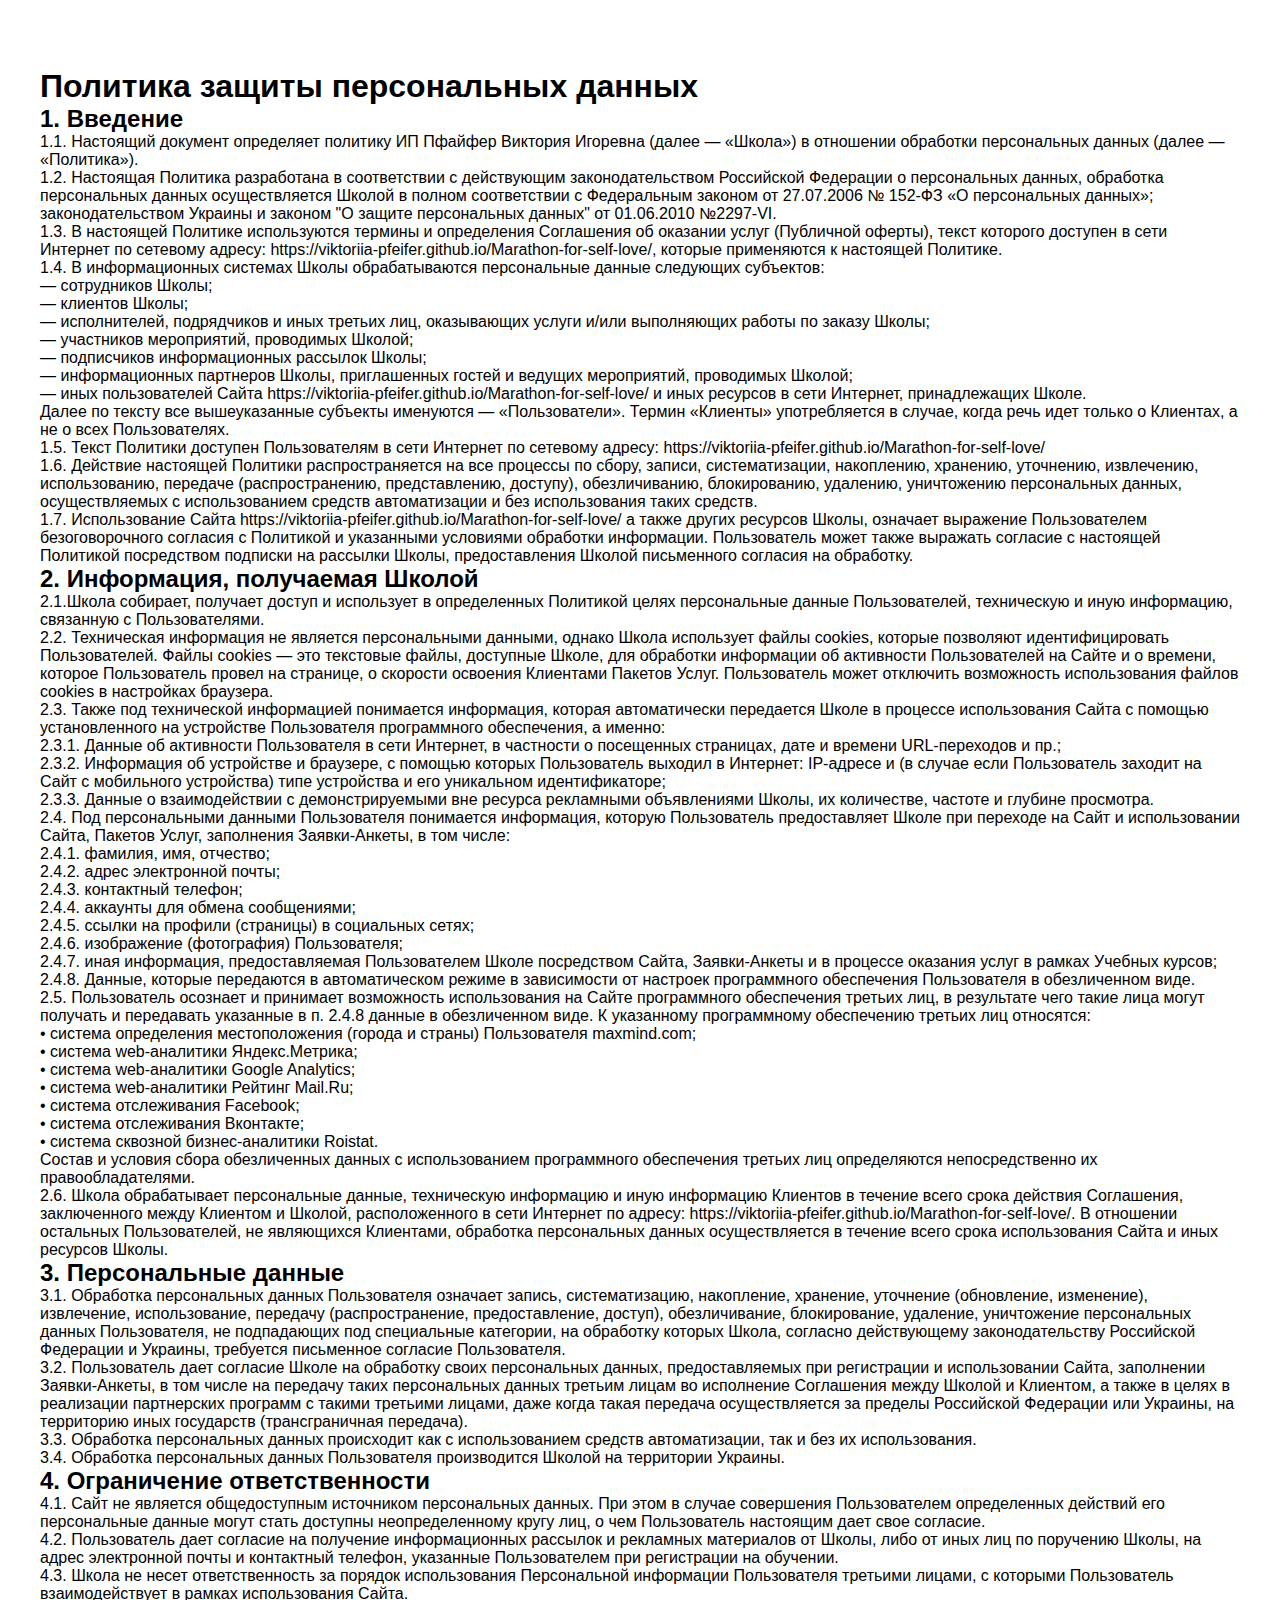
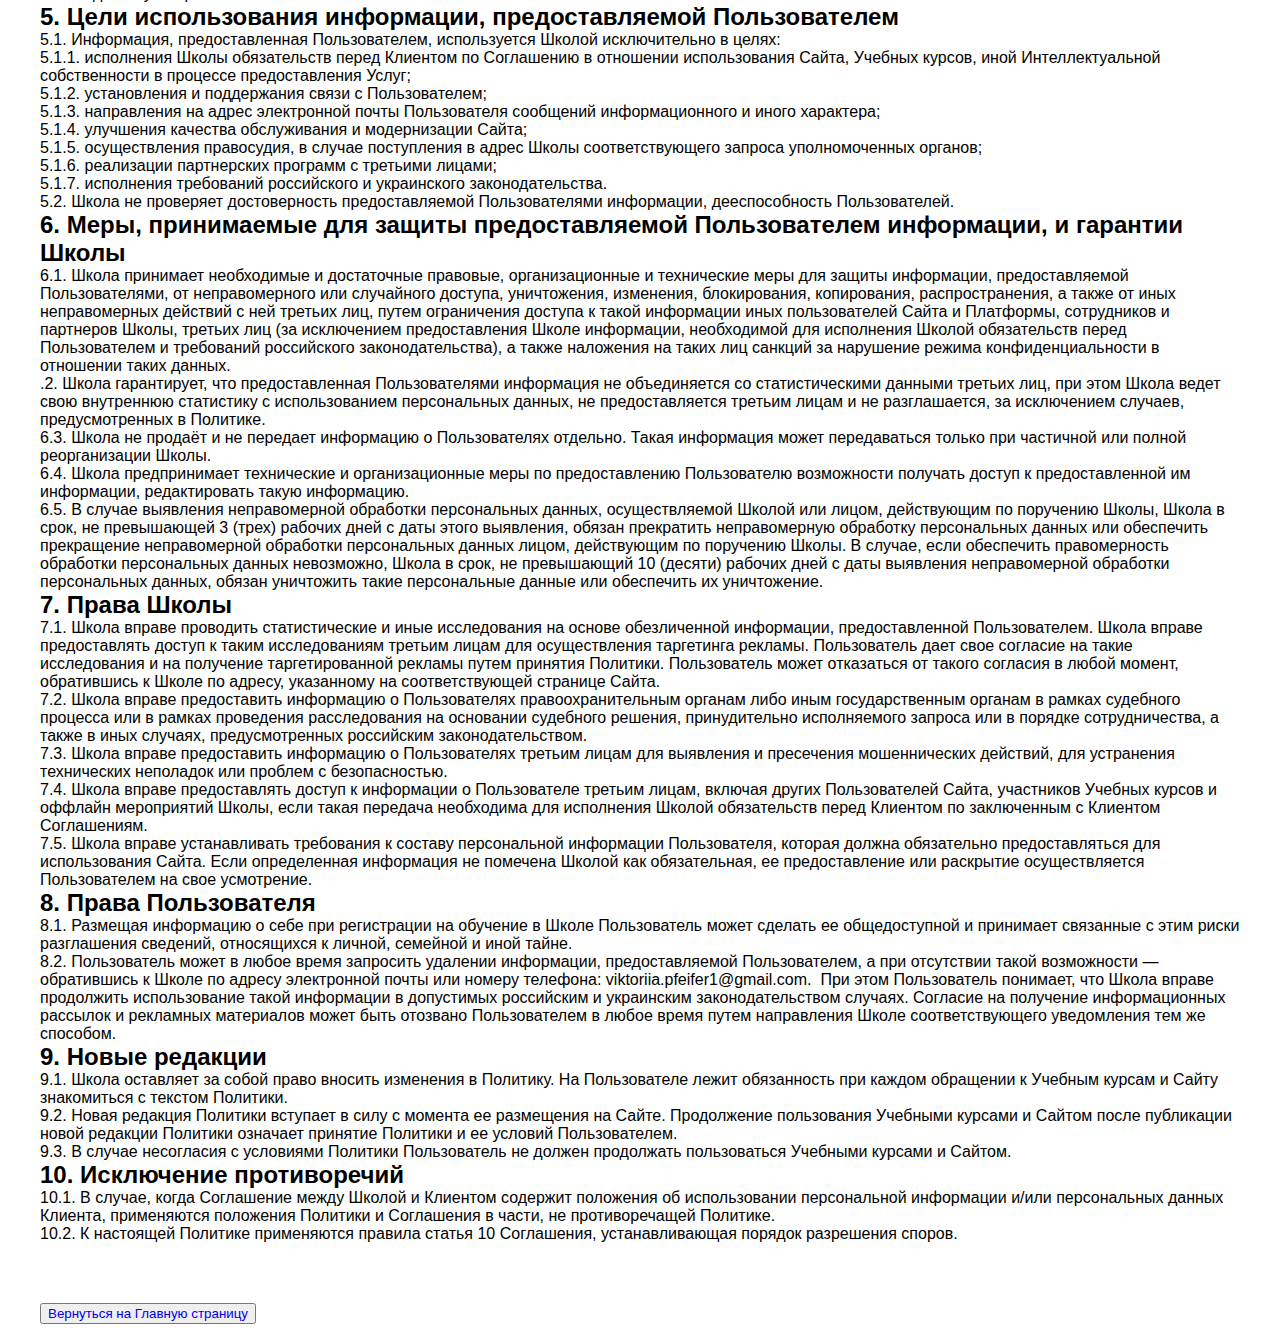
<file: politics.html>
<!DOCTYPE html>
<html lang="en">
<head>
    <meta charset="UTF-8">
    <meta http-equiv="X-UA-Compatible" content="IE=edge">
    <meta name="viewport" content="width=device-width, initial-scale=1.0">
    <title>Politics</title>
    <link rel="preconnect" href="https://fonts.googleapis.com">
    <link rel="preconnect" href="https://fonts.gstatic.com" crossorigin>
    <link
        href="https://fonts.googleapis.com/css2?family=Berkshire+Swash&family=Montserrat:wght@300;400;700&family=Pacifico&display=swap"
        rel="stylesheet">
    <link rel="stylesheet" href="https://cdnjs.cloudflare.com/ajax/libs/modern-normalize/1.1.0/modern-normalize.min.css"
        integrity="sha512-wpPYUAdjBVSE4KJnH1VR1HeZfpl1ub8YT/NKx4PuQ5NmX2tKuGu6U/JRp5y+Y8XG2tV+wKQpNHVUX03MfMFn9Q=="
        crossorigin="anonymous" referrerpolicy="no-referrer" />
    <link rel="stylesheet" href="./css/main.min.css">
</head>
<body>
    <div class="container">
        <header>
            
        </header>
    <main>
        <section class="politics section">
            <h1 class="rules__title">Политика защиты персональных данных</h1>
            <ul class="pol-inform">
                <li>
                    <h2 class="pol-inform__title">1. Введение</h2>
                    <ul class="pol-inform__text">
                    <li>1.1. Настоящий документ определяет политику ИП Пфайфер Виктория Игоревна (далее — «Школа») в отношении обработки
                    персональных данных (далее — «Политика»).</li>
                    <li>1.2. Настоящая Политика разработана в соответствии с действующим законодательством Российской Федерации о персональных
                    данных, обработка персональных данных осуществляется Школой в полном соответствии с Федеральным законом от 27.07.2006 №
                    152-ФЗ «О персональных данных»; законодательством Украины и законом "О защите персональных данных" от 01.06.2010
                    №2297-VI.</li>
                    <li>1.3. В настоящей Политике используются термины и определения Соглашения об оказании услуг (Публичной оферты), текст
                    которого доступен в сети Интернет по сетевому адресу: https://viktoriia-pfeifer.github.io/Marathon-for-self-love/, которые применяются к настоящей Политике. </li>
                    <li>1.4. В информационных системах Школы обрабатываются персональные данные следующих субъектов:
                        <ul>
                            <li>— сотрудников Школы;</li>
                            <li>— клиентов Школы; </li>
                            <li>— исполнителей, подрядчиков и иных третьих лиц, оказывающих услуги и/или выполняющих работы по заказу Школы; </li>
                            <li>— участников мероприятий, проводимых Школой;</li>
                            <li>— подписчиков информационных рассылок Школы; </li>
                            <li>— информационных партнеров Школы, приглашенных гостей и ведущих мероприятий, проводимых Школой; </li>
                            <li>— иных пользователей Сайта https://viktoriia-pfeifer.github.io/Marathon-for-self-love/ и иных ресурсов в сети Интернет, принадлежащих Школе. </li>
                        </ul>
                    Далее по тексту все вышеуказанные субъекты именуются — «Пользователи». Термин «Клиенты» употребляется в случае, когда
                    речь идет только о Клиентах, а не о всех Пользователях. </li>
                    <li>1.5. Текст Политики доступен Пользователям в сети Интернет по сетевому адресу: https://viktoriia-pfeifer.github.io/Marathon-for-self-love/</li>
                    <li>1.6. Действие настоящей Политики распространяется на все процессы по сбору, записи, систематизации, накоплению,
                    хранению, уточнению, извлечению, использованию, передаче (распространению, представлению, доступу), обезличиванию,
                    блокированию, удалению, уничтожению персональных данных, осуществляемых с использованием средств автоматизации и без
                    использования таких средств. </li>
                    <li>1.7. Использование Сайта https://viktoriia-pfeifer.github.io/Marathon-for-self-love/ а также других ресурсов Школы, означает выражение Пользователем
                    безоговорочного согласия с Политикой и указанными условиями обработки информации. Пользователь может также выражать
                    согласие с настоящей Политикой посредством подписки на рассылки Школы, предоставления Школой письменного согласия на
                    обработку.</li></ul>
                </li>
                <li>
                    <h2 class="pol-inform__title">2. Информация, получаемая Школой </h2>
                    <ul class="pol-inform__text">                        
                            <li>2.1.Школа собирает, получает доступ и использует в определенных Политикой целях персональные данные Пользователей,
                            техническую и иную информацию, связанную с Пользователями. </li>
                            <li>2.2. Техническая информация не является персональными данными, однако Школа использует файлы cookies, которые позволяют
                            идентифицировать Пользователей. Файлы cookies — это текстовые файлы, доступные Школе, для обработки информации об
                            активности Пользователей на Сайте и о времени, которое Пользователь провел на странице, о скорости освоения Клиентами
                            Пакетов Услуг. Пользователь может отключить возможность использования файлов cookies в настройках браузера. </li>
                            <li>2.3. Также под технической информацией понимается информация, которая автоматически передается Школе в процессе
                            использования Сайта с помощью установленного на устройстве Пользователя программного обеспечения, а именно: 
                            <ul>
                            <li>2.3.1. Данные об активности Пользователя в сети Интернет, в частности о посещенных страницах, дате и времени
                            URL-переходов и пр.; </li>
                            <li>2.3.2. Информация об устройстве и браузере, с помощью которых Пользователь выходил в Интернет: IP-адресе и (в случае
                            если Пользователь заходит на Сайт с мобильного устройства) типе устройства и его уникальном идентификаторе; </li>
                            <li>2.3.3. Данные о взаимодействии с демонстрируемыми вне ресурса рекламными объявлениями Школы, их количестве, частоте и
                            глубине просмотра. </li></ul></li>
                            <li>2.4. Под персональными данными Пользователя понимается информация, которую Пользователь предоставляет Школе при переходе
                            на Сайт и использовании Сайта, Пакетов Услуг, заполнения Заявки-Анкеты, в том числе: 
                            <ul>
                            <li>2.4.1. фамилия, имя, отчество; </li>
                            <li>2.4.2. адрес электронной почты; </li>
                            <li>2.4.3. контактный телефон; </li>
                            <li>2.4.4. аккаунты для обмена сообщениями; </li>
                            <li>2.4.5. ссылки на профили (страницы) в социальных сетях;</li>
                            <li>2.4.6. изображение (фотография) Пользователя; </li>
                            <li>2.4.7. иная информация, предоставляемая Пользователем Школе посредством Сайта, Заявки-Анкеты и в процессе оказания услуг
                            в рамках Учебных курсов; </li>
                            <li>2.4.8. Данные, которые передаются в автоматическом режиме в зависимости от настроек
                            программного обеспечения Пользователя в обезличенном виде.</li></ul></li>
                            <li>2.5. Пользователь осознает и принимает возможность использования на Сайте программного обеспечения третьих лиц, в
                            результате чего такие лица могут получать и передавать указанные в п. 2.4.8 данные в обезличенном виде. К указанному
                            программному обеспечению третьих лиц относятся:
                            <ul>
                                <li>• cистема определения местоположения (города и страны) Пользователя maxmind.com; </li>
                                <li>• cистема web-аналитики Яндекс.Метрика; </li>
                                <li>• cистема web-аналитики Google Analytics;</li>
                                <li>• cистема web-аналитики Рейтинг Mail.Ru;</li>
                                <li>• cистема отслеживания Facebook;</li>
                                <li>• cистема отслеживания Вконтакте; </li>
                                <li>• cистема сквозной бизнес-аналитики Roistat. </li>
                            </ul>
                            Состав и условия сбора обезличенных данных с использованием программного обеспечения третьих лиц определяются
                            непосредственно их правообладателями. </li>
                            <li>2.6. Школа обрабатывает персональные данные, техническую информацию и иную информацию Клиентов в течение всего срока
                            действия Соглашения, заключенного между Клиентом и Школой, расположенного в сети Интернет по адресу: https://viktoriia-pfeifer.github.io/Marathon-for-self-love/. В
                            отношении остальных Пользователей, не являющихся Клиентами, обработка персональных данных осуществляется в течение всего
                            срока использования Сайта и иных ресурсов Школы.</li></ul></li>
                <li>
                    <h2 class="pol-inform__title">3. Персональные данные</h2>
                    <ul class="pol-inform__text">                        
                            <li>3.1. Обработка персональных данных Пользователя означает запись, систематизацию, накопление, хранение, уточнение
                            (обновление, изменение), извлечение, использование, передачу (распространение, предоставление, доступ), обезличивание,
                            блокирование, удаление, уничтожение персональных данных Пользователя, не подпадающих под специальные категории, на
                            обработку которых Школа, согласно действующему законодательству Российской Федерации и Украины, требуется письменное
                            согласие Пользователя.</li>
                            <li>3.2. Пользователь дает согласие Школе на обработку своих персональных данных, предоставляемых при регистрации и
                            использовании Сайта, заполнении Заявки-Анкеты, в том числе на передачу таких персональных данных третьим лицам во
                            исполнение Соглашения между Школой и Клиентом, а также в целях в реализации партнерских программ с такими третьими
                            лицами, даже когда такая передача осуществляется за пределы Российской Федерации или Украины, на территорию иных
                            государств (трансграничная передача).</li>
                            <li>3.3. Обработка персональных данных происходит как с использованием средств автоматизации, так и без их использования.</li>
                            <li>3.4. Обработка персональных данных Пользователя производится Школой на территории Украины.</li></ul></li>
                <li>
                    <h2 class="pol-inform__title">4. Ограничение ответственности</h2>
                    <ul class="pol-inform__text">
                        <li>4.1. Сайт не является общедоступным источником персональных данных. При этом в случае совершения Пользователем
                        определенных действий его персональные данные могут стать доступны неопределенному кругу лиц, о чем Пользователь
                        настоящим дает свое согласие.</li>
                        <li>4.2. Пользователь дает согласие на получение информационных рассылок и рекламных материалов от Школы, либо от иных лиц
                        по поручению Школы, на адрес электронной почты и контактный телефон, указанные Пользователем при регистрации на
                        обучении.</li>
                        <li>4.3. Школа не несет ответственность за порядок использования Персональной информации Пользователя третьими лицами, с
                        которыми Пользователь взаимодействует в рамках использования Сайта.</li></ul></li>
                <li>
                    <h2 class="pol-inform__title">5. Цели использования информации, предоставляемой Пользователем</h2>
                    <ul class="pol-inform__text">
                        <li>5.1. Информация, предоставленная Пользователем, используется Школой исключительно в целях:
                            <ul>
                            <li>5.1.1. исполнения Школы обязательств перед Клиентом по Соглашению в отношении использования Сайта, Учебных курсов, иной
                            Интеллектуальной собственности в процессе предоставления Услуг;</li>
                            <li>5.1.2. установления и поддержания связи с Пользователем;</li>
                            <li>5.1.3. направления на адрес электронной почты Пользователя сообщений информационного и иного характера;</li>
                            <li>5.1.4. улучшения качества обслуживания и модернизации Сайта;</li>
                            <li>5.1.5. осуществления правосудия, в случае поступления в адрес Школы соответствующего запроса уполномоченных органов;</li>
                            <li>5.1.6. реализации партнерских программ с третьими лицами;</li>
                            <li>5.1.7. исполнения требований российского и украинского законодательства.</li></li></ul>
                            <li>5.2. Школа не проверяет достоверность предоставляемой Пользователями информации, дееспособность Пользователей.</li></ul></li>
                <li>
                    <h2 class="pol-inform__title">6. Меры, принимаемые для защиты предоставляемой Пользователем информации, и гарантии Школы</h2>
                    <ul class="pol-inform__text">
                        <li>6.1. Школа принимает необходимые и достаточные правовые, организационные и технические меры для защиты информации,
                        предоставляемой Пользователями, от неправомерного или случайного доступа, уничтожения, изменения, блокирования,
                        копирования, распространения, а также от иных неправомерных действий с ней третьих лиц, путем ограничения доступа к
                        такой информации иных пользователей Сайта и Платформы, сотрудников и партнеров Школы, третьих лиц (за исключением
                        предоставления Школе информации, необходимой для исполнения Школой обязательств перед Пользователем и требований
                        российского законодательства), а также наложения на таких лиц санкций за нарушение режима конфиденциальности в отношении
                        таких данных.</li>
                        <li>.2. Школа гарантирует, что предоставленная Пользователями информация не объединяется со статистическими данными третьих
                        лиц, при этом Школа ведет свою внутреннюю статистику с использованием персональных данных, не предоставляется третьим
                        лицам и не разглашается, за исключением случаев, предусмотренных в Политике.</li>
                        <li>6.3. Школа не продаёт и не передает информацию о Пользователях отдельно. Такая информация может передаваться только при
                        частичной или полной реорганизации Школы.</li>
                        <li>6.4. Школа предпринимает технические и организационные меры по предоставлению Пользователю возможности получать доступ к
                        предоставленной им информации, редактировать такую информацию.</li>
                        <li>6.5. В случае выявления неправомерной обработки персональных данных, осуществляемой Школой или лицом, действующим по
                        поручению Школы, Школа в срок, не превышающей 3 (трех) рабочих дней с даты этого выявления, обязан прекратить
                        неправомерную обработку персональных данных или обеспечить прекращение неправомерной обработки персональных данных
                        лицом, действующим по поручению Школы. В случае, если обеспечить правомерность обработки персональных данных невозможно,
                        Школа в срок, не превышающий 10 (десяти) рабочих дней с даты выявления неправомерной обработки персональных данных,
                        обязан уничтожить такие персональные данные или обеспечить их уничтожение.</li></ul></li>
                <li>
                    <h2 class="pol-inform__title">7. Права Школы</h2>
                    <ul class="pol-inform__text">
                        <li>7.1. Школа вправе проводить статистические и иные исследования на основе обезличенной информации, предоставленной
                        Пользователем. Школа вправе предоставлять доступ к таким исследованиям третьим лицам для осуществления таргетинга
                        рекламы. Пользователь дает свое согласие на такие исследования и на получение таргетированной рекламы путем принятия
                        Политики. Пользователь может отказаться от такого согласия в любой момент, обратившись к Школе по адресу, указанному на
                        соответствующей странице Сайта.</li>
                        <li>7.2. Школа вправе предоставить информацию о Пользователях правоохранительным органам либо иным государственным органам в
                        рамках судебного процесса или в рамках проведения расследования на основании судебного решения, принудительно
                        исполняемого запроса или в порядке сотрудничества, а также в иных случаях, предусмотренных российским законодательством.</li>
                        <li>7.3. Школа вправе предоставить информацию о Пользователях третьим лицам для выявления и пресечения мошеннических
                        действий, для устранения технических неполадок или проблем с безопасностью.</li>
                        <li>7.4. Школа вправе предоставлять доступ к информации о Пользователе третьим лицам, включая других Пользователей Сайта,
                        участников Учебных курсов и оффлайн мероприятий Школы, если такая передача необходима для исполнения Школой обязательств
                        перед Клиентом по заключенным с Клиентом Соглашениям.</li>
                        <li>7.5. Школа вправе устанавливать требования к составу персональной информации Пользователя, которая должна обязательно
                        предоставляться для использования Сайта. Если определенная информация не помечена Школой как обязательная, ее
                        предоставление или раскрытие осуществляется Пользователем на свое усмотрение.</li></ul></li>
                <li>
                    <h2 class="pol-inform__title">8. Права Пользователя</h2>
                    <ul class="pol-inform__text">
                        <li>8.1. Размещая информацию о себе при регистрации на обучение в Школе Пользователь может сделать ее общедоступной и
                        принимает связанные с этим риски разглашения сведений, относящихся к личной, семейной и иной тайне.</li>
                        <li>8.2. Пользователь может в любое время запросить удалении информации, предоставляемой Пользователем, а при отсутствии
                        такой возможности — обратившись к Школе по адресу электронной почты или номеру телефона: viktoriia.pfeifer1@gmail.com.  При этом
                        Пользователь понимает, что Школа вправе продолжить использование такой информации в допустимых российским и украинским
                        законодательством случаях. Согласие на получение информационных рассылок и рекламных материалов может быть отозвано
                        Пользователем в любое время путем направления Школе соответствующего уведомления тем же способом.</li></ul></li>
                <li>
                    <h2 class="pol-inform__title">9. Новые редакции</h2>
                    <ul class="pol-inform__text">
                        <li>9.1. Школа оставляет за собой право вносить изменения в Политику. На Пользователе лежит обязанность при каждом обращении
                        к Учебным курсам и Сайту знакомиться с текстом Политики.</li>
                        <li>9.2. Новая редакция Политики вступает в силу с момента ее размещения на Сайте. Продолжение пользования Учебными курсами
                        и Сайтом после публикации новой редакции Политики означает принятие Политики и ее условий Пользователем.</li>
                        <li>9.3. В случае несогласия с условиями Политики Пользователь не должен продолжать пользоваться Учебными курсами и Сайтом.</li></ul></li>
                <li>
                    <h2 class="pol-inform__title">10. Исключение противоречий</h2>
                    <ul class="pol-inform__text">
                        <li>10.1. В случае, когда Соглашение между Школой и Клиентом содержит положения об использовании персональной информации
                        и/или персональных данных Клиента, применяются положения Политики и Соглашения в части, не противоречащей Политике.</li>
                        <li>10.2. К настоящей Политике применяются правила статья 10 Соглашения, устанавливающая порядок разрешения споров.</li></ul></li>
            </ul>
        </section>
        <button class="rules__button">
            <a href="./index.html" class="link__button">Вернуться на Главную страницу</a>
        </button>
    </main>
    <footer>

    </footer>
    </div>
</body>
</html>
</file>
<file: css/main.min.css>
@media screen and (max-width: 767px){.section-title{font-family:Alegreya Sans SC;font-weight:800;font-size:30px;line-height:1.3;text-align:center;margin-bottom:30px}}@media screen and (min-width: 768px){.section-title{font-family:Alegreya Sans SC;font-weight:800;font-size:35px;line-height:1.3;text-align:center;margin-bottom:30px}}@media screen and (min-width: 1200px){.section-title{font-family:Alegreya Sans SC;padding-top:20px;font-weight:700;font-size:40px;line-height:1.3;text-align:center;margin-bottom:50px}}.visually-hidden{position:absolute;clip:rect(0 0 0 0);width:1px;height:1px;margin:-1px}h1,h2,h3,h4,h5,h6{margin:0}p,ul{margin:0;padding:0;list-style:none}button{cursor:pointer}img{display:block;max-width:100%;height:auto}body{font-family:'Yanone Kaffeesatz', sans-serif;background-color:white}a{text-decoration:none}.container{padding-left:15px;padding-right:15px;margin-left:auto;margin-right:auto}@media screen and (max-width: 479px){.container{width:100%}}@media screen and (min-width: 480px){.container{width:100%}}@media screen and (min-width: 768px){.container{width:768px}}@media screen and (min-width: 1200px){.container{width:1200px}}@media screen and (max-width: 767px){.section{padding:60px 0}}@media screen and (min-width: 768px){.section{padding:60px 0}}@media screen and (min-width: 1200px){.section{padding:60px 0}}.none{display:none}@media screen and (max-width: 767px){.hero_button{display:-webkit-box;display:-ms-flexbox;display:flex;-ms-flex-item-align:start;align-self:flex-start;font-family:Yanone Kaffeesatz;font-weight:700;font-size:16px;line-height:1.17;letter-spacing:0.06em;position:relative;color:black;border-color:black;text-shadow:rgba(255,255,255,0.5) 1px 1px,rgba(100,100,100,0.3) 3px 7px 3px;padding:0.5em 2em;border-radius:3px / 100%;background-image:linear-gradient(45deg, rgba(255,255,255,0) 30%, rgba(255,255,255,0.8), rgba(255,255,255,0) 70%),linear-gradient(to right, #fff, rgba(255,255,255,0) 20%, rgba(255,255,255,0) 90%, rgba(255,255,255,0.3)),linear-gradient(to right, #7d7d7d, rgba(255,255,255,0.9) 45%, rgba(125,125,125,0.5)),linear-gradient(to right, #7d7d7d, rgba(255,255,255,0.9) 45%, rgba(125,125,125,0.5)),linear-gradient(to right, #dfbeaa, rgba(255,255,255,0.9) 45%, rgba(223,190,170,0.5)),linear-gradient(to right, #dfbeaa, rgba(255,255,255,0.9) 45%, rgba(223,190,170,0.5));background-repeat:no-repeat;background-size:200% 100%, auto, 100% 2px, 100% 2px, 100% 1px, 100% 1px;background-position:200% 0,0 0,0 0,0 100%,0 4px,0 calc(100% - 4px);-webkit-box-shadow:rgba(0,0,0,0.5) 3px 10px 10px -10px;box-shadow:rgba(0,0,0,0.5) 3px 10px 10px -10px}:hover{-webkit-transition:.5s linear;transition:.5s linear;background-position:-200% 0,0 0,0 0,0 100%,0 4px,0 calc(100% - 4px)}:active{top:1px}}.hero__link{color:#93c572}@media screen and (min-width: 768px){.hero_button{display:-webkit-box;display:-ms-flexbox;display:flex;-ms-flex-item-align:start;align-self:flex-start;font-family:Yanone Kaffeesatz;font-weight:700;font-size:30px;line-height:1.17;letter-spacing:0.06em;position:relative;color:black;border-color:black;text-shadow:rgba(255,255,255,0.5) 1px 1px,rgba(100,100,100,0.3) 3px 7px 3px;padding:0.5em 2em;border-radius:10px;background-image:linear-gradient(45deg, rgba(255,255,255,0) 30%, rgba(255,255,255,0.8), rgba(255,255,255,0) 70%),linear-gradient(to right, #fff, rgba(255,255,255,0) 20%, rgba(255,255,255,0) 90%, rgba(255,255,255,0.3)),linear-gradient(to right, #7d7d7d, rgba(255,255,255,0.9) 45%, rgba(125,125,125,0.5)),linear-gradient(to right, #7d7d7d, rgba(255,255,255,0.9) 45%, rgba(125,125,125,0.5)),linear-gradient(to right, #dfbeaa, rgba(255,255,255,0.9) 45%, rgba(223,190,170,0.5)),linear-gradient(to right, #dfbeaa, rgba(255,255,255,0.9) 45%, rgba(223,190,170,0.5));background-repeat:no-repeat;background-size:200% 100%, auto, 100% 2px, 100% 2px, 100% 1px, 100% 1px;background-position:200% 0,0 0,0 0,0 100%,0 4px,0 calc(100% - 4px);-webkit-box-shadow:rgba(0,0,0,0.5) 3px 10px 10px -10px;box-shadow:rgba(0,0,0,0.5) 3px 10px 10px -10px}:hover{-webkit-transition:.5s linear;transition:.5s linear;background-position:-200% 0,0 0,0 0,0 100%,0 4px,0 calc(100% - 4px)}:active{top:1px}}.hero__link{color:#93c572}@media screen and (max-width: 767px){.logo{display:-webkit-box;display:-ms-flexbox;display:flex;-webkit-transition:color 250ms cubic-bezier(0.4, 0, 0.2, 0);transition:color 250ms cubic-bezier(0.4, 0, 0.2, 0);-webkit-box-pack:start;-ms-flex-pack:start;justify-content:flex-start;font-family:Alegreya Sans SC;font-weight:500;font-size:20px;line-height:1.16;color:black;padding:14px 0;width:40%}.logo:hover,.logo:focus{color:#93c572}}@media screen and (min-width: 768px){.logo{display:-webkit-box;display:-ms-flexbox;display:flex;-webkit-transition:color 250ms cubic-bezier(0.4, 0, 0.2, 0);transition:color 250ms cubic-bezier(0.4, 0, 0.2, 0);-webkit-box-pack:start;-ms-flex-pack:start;justify-content:flex-start;font-family:Berkshire Swash;font-weight:500;font-size:25px;line-height:1.16;color:#93c572;margin-left:15px;padding-top:24px;padding-bottom:24px}.logo:hover,.logo:focus{color:black}}.backdrop{position:fixed;width:100%;top:0;left:0;right:0;z-index:3;height:100%;-webkit-transition:550ms;transition:550ms}.backdrop.is-hidden{visibility:hidden;opacity:0;pointer-events:none}.backdrop .backdrop__modal{background-color:rgba(0,0,0,0.2);opacity:1;-webkit-transition-property:opacity, scale;transition-property:opacity, scale;-webkit-transition:opacity scale 250ms cubic-bezier(0.4, 0, 0.2, 0);transition:opacity scale 250ms cubic-bezier(0.4, 0, 0.2, 0)}.backdrop .modal{position:absolute;padding:35px;top:50%;left:50%;background-color:white;-webkit-box-shadow:0px 4px 4px rgba(86,0,94,0.8);box-shadow:0px 4px 4px rgba(86,0,94,0.8);border-radius:20px;-webkit-transform:translate(-50%, -50%) scale(1);transform:translate(-50%, -50%) scale(1);-webkit-transition:scale 250ms linear, translate 250ms linear;transition:scale 250ms linear, translate 250ms linear;z-index:2}@media screen and (max-width: 767px){.backdrop .modal{width:80%;height:200px}}@media screen and (min-width: 768px){.backdrop .modal{width:450px;height:200px}}@media screen and (min-width: 1200px){.backdrop .modal{width:450px;height:200px}}.backdrop.is-hidden .backdrop .modal{-webkit-transform:translate(-50%, -50%) scale(1.5);transform:translate(-50%, -50%) scale(1.5)}.backdrop .modal-title{position:relative;display:-webkit-box;display:-ms-flexbox;display:flex;-webkit-box-pack:center;-ms-flex-pack:center;justify-content:center;text-align:center;font-weight:700;font-size:20px;line-height:1.14;letter-spacing:0.06em;margin-bottom:30px}.backdrop .modal__div{display:-webkit-box;display:-ms-flexbox;display:flex;-webkit-box-pack:center;-ms-flex-pack:center;justify-content:center}.backdrop .social__item{display:-webkit-box;display:-ms-flexbox;display:flex;-webkit-box-pack:center;-ms-flex-pack:center;justify-content:center;-webkit-box-align:center;-ms-flex-align:center;align-items:center;margin-bottom:10px;-webkit-transform:scale(1);transform:scale(1)}.backdrop .social__item:not(:last-child){margin-right:30px}.backdrop .social__item:hover,.backdrop .social__item:focus{-webkit-transform:scale(1.2);transform:scale(1.2);padding:10px;border-radius:100%;-webkit-box-shadow:0px 4px 4px rgba(0,0,0,0.7);box-shadow:0px 4px 4px rgba(0,0,0,0.7)}.backdrop .modal-form__button-close{display:-webkit-box;display:-ms-flexbox;display:flex;-webkit-box-pack:center;-ms-flex-pack:center;justify-content:center;-webkit-box-align:center;-ms-flex-align:center;align-items:center;position:absolute;top:8px;right:8px;border-radius:50%;width:30px;height:30px;background:transparent;border:1px solid rgba(0,0,0,0.1);fill:black;-webkit-transition:fill cubic-bezier(0.4, 0, 0.2, 0) 250ms;transition:fill cubic-bezier(0.4, 0, 0.2, 0) 250ms}.backdrop .modal-form__button-close:hover{fill:#682483}.backdrop .modal-form__icon-close{width:18px;height:18px}@media screen and (max-width: 767px){.mobile-bar{position:relative;display:-webkit-box;display:-ms-flexbox;display:flex;-webkit-box-pack:justify;-ms-flex-pack:justify;justify-content:space-between;-webkit-box-align:center;-ms-flex-align:center;align-items:center}.mobile-bar::after{content:'';position:absolute;display:block;left:0;bottom:0;height:2px;width:100%;background-color:#93c572;border-radius:1px}}@media screen and (min-width: 768px){.mobile-bar{display:none}}@media screen and (min-width: 1200px){.mobile-bar{display:none}}@media screen and (max-width: 767px){.desktop{display:none}}@media screen and (max-width: 767px){.mobile-header__button{display:-webkit-box;display:-ms-flexbox;display:flex;padding:0;border:0;background-color:transparent}.mobile-header__button:hover,.mobile-header__button:focus{fill:#93c572}.mobile-header__button .mobile-menu__icon-cross{display:none}.mobile-header__button.is-open .mobile-menu__icon-cross{display:block}.mobile-header__button.is-open .mobile-header__button{display:none}.mobile-menu{position:fixed;display:-webkit-box;display:-ms-flexbox;display:flex;-webkit-box-orient:vertical;-webkit-box-direction:normal;-ms-flex-direction:column;flex-direction:column;width:100%;height:100%;top:0;left:0;z-index:2;margin-left:auto;background-color:#ffeee5;background-size:cover;background-repeat:no-repeat;background-position:top;-webkit-transform:translateX(100%);transform:translateX(100%);-webkit-transition:-webkit-transform 250ms cubic-bezier(0.4, 0, 0.2, 0);transition:-webkit-transform 250ms cubic-bezier(0.4, 0, 0.2, 0);transition:transform 250ms cubic-bezier(0.4, 0, 0.2, 0);transition:transform 250ms cubic-bezier(0.4, 0, 0.2, 0), -webkit-transform 250ms cubic-bezier(0.4, 0, 0.2, 0)}.mobile-menu.is-open{-webkit-transform:translateX(0);transform:translateX(0)}.mobile-menu__button{display:-webkit-box;display:-ms-flexbox;display:flex;-webkit-box-orient:horizontal;-webkit-box-direction:reverse;-ms-flex-direction:row-reverse;flex-direction:row-reverse;margin-top:15px;margin-right:15px;padding:0;border:0;background-color:transparent}.mobile-menu__button:hover,.mobile-menu__button:focus{fill:#93c572}.site-nav{display:-webkit-box;display:-ms-flexbox;display:flex;-webkit-box-pack:start;-ms-flex-pack:start;justify-content:flex-start;-webkit-box-orient:vertical;-webkit-box-direction:normal;-ms-flex-direction:column;flex-direction:column;padding:0 80px}.site-nav__item{display:-webkit-box;display:-ms-flexbox;display:flex;-webkit-box-pack:start;-ms-flex-pack:start;justify-content:start;-webkit-box-align:right;-ms-flex-align:right;align-items:right;-webkit-box-orient:vertical;-webkit-box-direction:normal;-ms-flex-direction:column;flex-direction:column;margin-bottom:32px}.site-nav__link{display:-webkit-box;display:-ms-flexbox;display:flex;-webkit-box-pack:start;-ms-flex-pack:start;justify-content:flex-start;-webkit-box-align:center;-ms-flex-align:center;align-items:center;font-family:Yanone Kaffeesatz;font-weight:700;font-size:20px;line-height:1.66;letter-spacing:0.02em;color:#93c572}.site-nav__link:hover,.site-nav__link:focus{color:black;border-radius:0 20px;padding:5px 10px;font-size:25px;border:none;text-align:left}.site-nav__link .arrow{width:10px;height:10px;border-top:5px solid black;border-right:5px solid black;margin-left:20px;-webkit-transform:rotate(45deg);transform:rotate(45deg);opacity:0.2}.site-nav__link .arrow:hover,.site-nav__link .arrow:focus{width:20px;height:20px;margin-left:20px;border-top:5px solid #93c572;border-right:5px solid #93c572;opacity:1}}@media screen and (min-width: 768px){.desktop{display:-webkit-box;display:-ms-flexbox;display:flex;-webkit-box-align:center;-ms-flex-align:center;align-items:center;-webkit-box-pack:justify;-ms-flex-pack:justify;justify-content:space-between;padding:20px 0 10px 0;position:relative}.desktop::after{content:'';position:absolute;display:block;left:0;bottom:0;height:2px;width:100%;background-color:#93c572;border-radius:1px}.site-nav{display:-webkit-box;display:-ms-flexbox;display:flex;-webkit-box-pack:center;-ms-flex-pack:center;justify-content:center;-ms-flex-line-pack:center;align-content:center;margin-left:auto}.site-nav_item{display:-webkit-box;display:-ms-flexbox;display:flex;font-family:Yanone Kaffeesatz;font-weight:700;padding:42px 0 38px 0;font-size:16px;line-height:1.17}.site-nav_item:not(:last-child){margin-right:15px}.link__hide{display:none}.site-nav_link{color:#93c572;-webkit-transition:color 250ms cubic-bezier(0.4, 0, 0.2, 0);transition:color 250ms cubic-bezier(0.4, 0, 0.2, 0)}.site-nav_link:hover,.site-nav_link:focus{font-size:25px;color:black}.contacts-head{display:-webkit-box;display:-ms-flexbox;display:flex;-webkit-box-pack:end;-ms-flex-pack:end;justify-content:flex-end;-webkit-box-align:center;-ms-flex-align:center;align-items:center;margin-left:auto}.contacts-head_button{display:-webkit-inline-box;display:-ms-inline-flexbox;display:inline-flex;font-family:Yanone Kaffeesatz;font-weight:700;font-size:16px;line-height:1.17;letter-spacing:0.06em;border-radius:10px;background-color:#93c572;border-color:transparent}.contacts-head_button:hover,.contacts-head_button:focus{border:2px solid #93c572;-webkit-box-shadow:0px 4px 4px rgba(0,0,0,0.3);box-shadow:0px 4px 4px rgba(0,0,0,0.3);background-color:transparent}.contacts-head_button .contacts-head_link{display:-webkit-box;display:-ms-flexbox;display:flex;-webkit-box-align:center;-ms-flex-align:center;align-items:center;-webkit-box-orient:horizontal;-webkit-box-direction:reverse;-ms-flex-direction:row-reverse;flex-direction:row-reverse;padding:10px 30px;color:white;-webkit-transition:color 250ms cubic-bezier(0.4, 0, 0.2, 0);transition:color 250ms cubic-bezier(0.4, 0, 0.2, 0)}.contacts-head_button .contacts-head_link:hover,.contacts-head_button .contacts-head_link:focus{color:black}.contacts-head_button .contacts__icon{fill:currentColor;margin-right:8px}}@media screen and (min-width: 1200px){.desktop{display:-webkit-box;display:-ms-flexbox;display:flex;-webkit-box-align:center;-ms-flex-align:center;align-items:center;-webkit-box-pack:justify;-ms-flex-pack:justify;justify-content:space-between}.site-nav{display:-webkit-box;display:-ms-flexbox;display:flex;position:relative;overflow:hidden;z-index:1;margin-left:auto}.site-nav_item{display:-webkit-box;display:-ms-flexbox;display:flex;-webkit-box-pack:center;-ms-flex-pack:center;justify-content:center;font-weight:700;padding:38px 0;font-size:18px;line-height:1.17}.site-nav_item:not(:last-child){margin-right:30px}.site-nav_link{color:#93c572;-webkit-transition:color 250ms cubic-bezier(0.4, 0, 0.2, 0);transition:color 250ms cubic-bezier(0.4, 0, 0.2, 0)}.site-nav_link:hover,.site-nav_link:focus{color:black}.contacts-head{display:-webkit-box;display:-ms-flexbox;display:flex;-webkit-box-pack:end;-ms-flex-pack:end;justify-content:flex-end;-webkit-box-align:center;-ms-flex-align:center;align-items:center;margin-left:auto}.contacts-head_button{display:-webkit-inline-box;display:-ms-inline-flexbox;display:inline-flex;font-weight:700;font-size:16px;line-height:1.87;letter-spacing:0.06em;border-radius:10px;background-color:#93c572;border-color:transparent}.contacts-head_button:hover,.contacts-head_button:focus{-webkit-box-shadow:0px 4px 4px rgba(0,0,0,0.3);box-shadow:0px 4px 4px rgba(0,0,0,0.3)}.contacts-head_button .contacts-head_link{display:-webkit-box;display:-ms-flexbox;display:flex;-webkit-box-align:center;-ms-flex-align:center;align-items:center;-webkit-box-orient:horizontal;-webkit-box-direction:reverse;-ms-flex-direction:row-reverse;flex-direction:row-reverse;padding:10px 30px;color:white;-webkit-transition:color 250ms cubic-bezier(0.4, 0, 0.2, 0);transition:color 250ms cubic-bezier(0.4, 0, 0.2, 0)}.contacts-head_button .contacts-head_link:hover,.contacts-head_button .contacts-head_link:focus{color:black}.contacts-head_button .contacts__icon{fill:currentColor;margin-right:8px}}@media screen and (max-width: 767px){.hero{display:-webkit-box;display:-ms-flexbox;display:flex;-webkit-box-align:center;-ms-flex-align:center;align-items:center;width:auto;height:300px;overflow:hidden}.hero-box{display:-webkit-box;display:-ms-flexbox;display:flex;-webkit-box-pack:space-evenly;-ms-flex-pack:space-evenly;justify-content:space-evenly;-webkit-box-align:center;-ms-flex-align:center;align-items:center;padding-bottom:40px;padding-top:50px;overflow:hidden}.hero__inf{display:-webkit-box;display:-ms-flexbox;display:flex;-webkit-box-orient:vertical;-webkit-box-direction:normal;-ms-flex-direction:column;flex-direction:column;width:50%;overflow:hidden}.hero_title__mob{display:-webkit-box;display:-ms-flexbox;display:flex;-webkit-box-orient:vertical;-webkit-box-direction:normal;-ms-flex-direction:column;flex-direction:column;text-align:start;font-family:Alegreya Sans SC;font-weight:800;margin-top:30px;margin-right:10px;color:#93c572}.hero_title{display:none}.title__big{font-size:35px}.title__small{font-size:20px;margin-bottom:20px}.hero__img{display:-webkit-box;display:-ms-flexbox;display:flex;justify-items:flex-end;-ms-flex-item-align:center;align-self:center;padding-top:20px;height:300px;-o-object-fit:cover;object-fit:cover}.hero__text{display:-webkit-box;display:-ms-flexbox;display:flex;-webkit-box-orient:vertical;-webkit-box-direction:normal;-ms-flex-direction:column;flex-direction:column;text-align:start;font-family:Yanone Kaffeesatz;font-weight:500;font-size:15px;color:#0b0228;margin-bottom:20px;margin-right:20px}}@media screen and (min-width: 768px){.hero{display:-webkit-box;display:-ms-flexbox;display:flex;-webkit-box-align:center;-ms-flex-align:center;align-items:center;overflow:hidden}.hero-box{display:-webkit-box;display:-ms-flexbox;display:flex;-webkit-box-pack:space-evenly;-ms-flex-pack:space-evenly;justify-content:space-evenly;-webkit-box-align:center;-ms-flex-align:center;align-items:center;padding-bottom:60px;padding-top:10px;overflow:hidden}.hero__inf{display:-webkit-box;display:-ms-flexbox;display:flex;-webkit-box-orient:vertical;-webkit-box-direction:normal;-ms-flex-direction:column;flex-direction:column;width:50%;overflow:hidden}.hero_title__mob{display:-webkit-box;display:-ms-flexbox;display:flex;-webkit-box-orient:vertical;-webkit-box-direction:normal;-ms-flex-direction:column;flex-direction:column;text-align:start;font-family:Alegreya Sans SC;font-weight:800;margin-top:50px;color:#93c572}.hero_title{display:none}.title__big{font-size:70px}.title__small{font-size:42px;margin-bottom:50px}.hero__img{display:-webkit-box;display:-ms-flexbox;display:flex;justify-items:flex-end;-ms-flex-item-align:center;align-self:center;padding-top:20px;height:500px;-o-object-fit:cover;object-fit:cover}.hero__text{display:-webkit-box;display:-ms-flexbox;display:flex;-webkit-box-orient:vertical;-webkit-box-direction:normal;-ms-flex-direction:column;flex-direction:column;text-align:start;font-family:Yanone Kaffeesatz;font-weight:400;font-size:22px;color:#0b0228;margin-bottom:50px}}@media screen and (min-width: 1200px){.hero_title__mob{display:-webkit-box;display:-ms-flexbox;display:flex;-webkit-box-orient:vertical;-webkit-box-direction:normal;-ms-flex-direction:column;flex-direction:column;text-align:start;font-family:Alegreya Sans SC;font-weight:800;margin-top:50px;color:#93c572}.hero_title{display:none}.title__big{font-size:70px}.title__small{font-size:42px;margin-bottom:50px}.hero__img{display:-webkit-box;display:-ms-flexbox;display:flex;justify-items:flex-end;-ms-flex-item-align:center;align-self:center;padding-top:22px;-o-object-fit:cover;object-fit:cover}}@media screen and (max-width: 480px){.about{display:-webkit-box;display:-ms-flexbox;display:flex;-webkit-box-pack:center;-ms-flex-pack:center;justify-content:center;padding-top:40px;padding-bottom:40px}.about__title--mob{display:-webkit-box;display:-ms-flexbox;display:flex;-webkit-box-align:center;-ms-flex-align:center;align-items:center;font-size:18px;line-height:1.3;text-align:start;color:black;margin-bottom:20px}.about__title{display:none}.about__list{margin-left:20px}.about__icons{fill:#93c572;margin-right:5px}.about__text{text-align:start;font-size:15px;line-height:1.25;text-align:left;color:black;margin:15px 10px}}@media screen and (max-width: 767px){.about{display:-webkit-box;display:-ms-flexbox;display:flex;-webkit-box-pack:center;-ms-flex-pack:center;justify-content:center;padding-top:40px;padding-bottom:40px}.about__title--mob{display:-webkit-box;display:-ms-flexbox;display:flex;-webkit-box-align:center;-ms-flex-align:center;align-items:center;font-family:Alegreya Sans SC;font-weight:800;font-size:18px;line-height:1.3;text-align:start;color:black;margin-bottom:20px}.about__title{display:none}.about__list{margin-left:20px}.about__icons{fill:#93c572;margin-right:5px}.about__text{text-align:start;font-family:Yanone Kaffeesatz;font-size:15px;line-height:1.25;text-align:left;color:black;margin:15px 10px}}@media screen and (min-width: 768px){.about{display:-webkit-box;display:-ms-flexbox;display:flex;-webkit-box-pack:space-evenly;-ms-flex-pack:space-evenly;justify-content:space-evenly;padding-top:20px;padding-bottom:40px}.about__title--mob{display:none}.about__icons{fill:#93c572;margin-right:10px}.about__title{display:-webkit-box;display:-ms-flexbox;display:flex;-webkit-box-align:center;-ms-flex-align:center;align-items:center;font-family:Alegreya Sans SC;font-weight:700;font-size:35px;line-height:1.3;text-align:start;color:#000000;margin-bottom:30px}.about__list{display:-webkit-box;display:-ms-flexbox;display:flex;-webkit-box-orient:vertical;-webkit-box-direction:normal;-ms-flex-direction:column;flex-direction:column;-ms-flex-pack:distribute;justify-content:space-around}.about__text{font-size:15px;line-height:1.25;text-align:left;color:black;margin:5px 15px;padding:10px}}@media screen and (min-width: 1200px){.about{display:-webkit-box;display:-ms-flexbox;display:flex;-webkit-box-pack:space-evenly;-ms-flex-pack:space-evenly;justify-content:space-evenly;padding-top:20px;padding-bottom:40px}.about__title--mob{display:none}.about__icons{fill:#93c572;margin-right:10px}.about__title{display:-webkit-box;display:-ms-flexbox;display:flex;font-family:Alegreya Sans SC;font-weight:700;font-size:50px;line-height:1.3;text-align:start;color:#000000;margin-bottom:30px}.about__list{display:-webkit-box;display:-ms-flexbox;display:flex;-webkit-box-orient:vertical;-webkit-box-direction:normal;-ms-flex-direction:column;flex-direction:column;-webkit-box-pack:start;-ms-flex-pack:start;justify-content:start}.about__text{display:-webkit-box;display:-ms-flexbox;display:flex;font-size:20px;line-height:1.25;text-align:left;color:black;margin:5px 15px;padding:10px}}@media screen and (max-width: 479px){.emotions{display:-webkit-box;display:-ms-flexbox;display:flex;-webkit-box-pack:justify;-ms-flex-pack:justify;justify-content:space-between;-webkit-box-align:center;-ms-flex-align:center;align-items:center;-webkit-box-orient:vertical;-webkit-box-direction:normal;-ms-flex-direction:column;flex-direction:column;padding-bottom:40px}.emotions__title{display:-webkit-box;display:-ms-flexbox;display:flex;-webkit-box-pack:center;-ms-flex-pack:center;justify-content:center;-webkit-box-align:center;-ms-flex-align:center;align-items:center;font-size:30px;margin-bottom:20px}.emotions__small{display:-webkit-box;display:-ms-flexbox;display:flex;-webkit-box-pack:center;-ms-flex-pack:center;justify-content:center;-webkit-box-align:center;-ms-flex-align:center;align-items:center;font-family:Yanone Kaffeesatz;font-size:20px;line-height:1.25;margin:0 10px 30px 10px;text-align:center}.emotions__list{display:-webkit-box;display:-ms-flexbox;display:flex;-webkit-box-pack:center;-ms-flex-pack:center;justify-content:center;-ms-flex-wrap:wrap;flex-wrap:wrap}.emotions__item{display:-webkit-box;display:-ms-flexbox;display:flex;-webkit-box-orient:vertical;-webkit-box-direction:normal;-ms-flex-direction:column;flex-direction:column;-webkit-box-pack:center;-ms-flex-pack:center;justify-content:center;-webkit-box-align:center;-ms-flex-align:center;align-items:center;text-align:center;font-size:15px;line-height:1.25;width:225px;height:100px;border-radius:4px;border:1px solid #93c572}.emotions__item:not(:last-child){margin-bottom:30px}.emotions__icons{fill:#93c572;margin-bottom:10px}}@media screen and (min-width: 480px) and (max-width: 767px){.emotions{display:-webkit-box;display:-ms-flexbox;display:flex;-webkit-box-pack:center;-ms-flex-pack:center;justify-content:center;-webkit-box-align:center;-ms-flex-align:center;align-items:center;-webkit-box-orient:vertical;-webkit-box-direction:normal;-ms-flex-direction:column;flex-direction:column;padding-bottom:40px}.emotions__title{display:-webkit-box;display:-ms-flexbox;display:flex;-webkit-box-pack:center;-ms-flex-pack:center;justify-content:center;-webkit-box-align:center;-ms-flex-align:center;align-items:center;font-size:30px;margin-bottom:20px}.emotions__small{display:-webkit-box;display:-ms-flexbox;display:flex;-webkit-box-pack:center;-ms-flex-pack:center;justify-content:center;-webkit-box-align:center;-ms-flex-align:center;align-items:center;font-family:Yanone Kaffeesatz;font-size:20px;line-height:1.25;margin:0 10px 30px 10px;text-align:center}.emotions__list{display:-webkit-box;display:-ms-flexbox;display:flex;-webkit-box-pack:center;-ms-flex-pack:center;justify-content:center;-ms-flex-wrap:wrap;flex-wrap:wrap}.emotions__item{display:-webkit-box;display:-ms-flexbox;display:flex;-webkit-box-orient:vertical;-webkit-box-direction:normal;-ms-flex-direction:column;flex-direction:column;-webkit-box-pack:center;-ms-flex-pack:center;justify-content:center;-webkit-box-align:center;-ms-flex-align:center;align-items:center;text-align:center;font-size:16px;line-height:1.25;width:200px;height:100px;padding:5px;border-radius:4px;border:1px solid #93c572}.emotions__item:nth-child(2n){margin-bottom:30px}.emotions__item:nth-child(2n+1){margin-right:30px}.emotions__icons{fill:#93c572;margin-bottom:10px}}@media screen and (min-width: 768px) and (max-width: 1199px){.emotions{display:-webkit-box;display:-ms-flexbox;display:flex;-webkit-box-pack:center;-ms-flex-pack:center;justify-content:center;-webkit-box-align:center;-ms-flex-align:center;align-items:center;-webkit-box-orient:vertical;-webkit-box-direction:normal;-ms-flex-direction:column;flex-direction:column;padding-bottom:60px}.emotions__title{display:-webkit-box;display:-ms-flexbox;display:flex;-webkit-box-pack:center;-ms-flex-pack:center;justify-content:center;-webkit-box-align:center;-ms-flex-align:center;align-items:center;font-size:30px;margin-bottom:20px}.emotions__small{display:-webkit-box;display:-ms-flexbox;display:flex;-webkit-box-pack:center;-ms-flex-pack:center;justify-content:center;-webkit-box-align:center;-ms-flex-align:center;align-items:center;font-family:Yanone Kaffeesatz;font-size:20px;line-height:1.25;margin:0 10px 30px 10px;text-align:center}.emotions__list{display:-webkit-box;display:-ms-flexbox;display:flex;-webkit-box-pack:center;-ms-flex-pack:center;justify-content:center;-ms-flex-wrap:wrap;flex-wrap:wrap}.emotions__item{display:-webkit-box;display:-ms-flexbox;display:flex;-webkit-box-orient:vertical;-webkit-box-direction:normal;-ms-flex-direction:column;flex-direction:column;-webkit-box-pack:center;-ms-flex-pack:center;justify-content:center;-webkit-box-align:center;-ms-flex-align:center;align-items:center;text-align:center;font-size:16px;line-height:1.25;width:200px;height:100px;padding:5px;border-radius:4px;border:1px solid #93c572}.emotions__item:not(:nth-child(3n+3)){margin-right:30px}.emotions__item:not(:nth-child(n+7)){margin-bottom:30px}.emotions__icons{fill:#93c572;margin-bottom:10px}}@media screen and (min-width: 1200px){.emotions{display:-webkit-box;display:-ms-flexbox;display:flex;-webkit-box-pack:center;-ms-flex-pack:center;justify-content:center;-webkit-box-align:center;-ms-flex-align:center;align-items:center;-webkit-box-orient:vertical;-webkit-box-direction:normal;-ms-flex-direction:column;flex-direction:column;padding-bottom:60px}.emotions__title{display:-webkit-box;display:-ms-flexbox;display:flex;-webkit-box-pack:center;-ms-flex-pack:center;justify-content:center;-webkit-box-align:center;-ms-flex-align:center;align-items:center;margin-bottom:30px}.emotions__small{display:-webkit-box;display:-ms-flexbox;display:flex;-webkit-box-pack:center;-ms-flex-pack:center;justify-content:center;-webkit-box-align:center;-ms-flex-align:center;align-items:center;font-family:Yanone Kaffeesatz;font-size:20px;line-height:1.25;margin:0 10px 30px 10px;text-align:center;padding-bottom:20px}.emotions__list{display:-webkit-box;display:-ms-flexbox;display:flex;-webkit-box-pack:justify;-ms-flex-pack:justify;justify-content:space-between;-ms-flex-wrap:wrap;flex-wrap:wrap}.emotions__item{display:-webkit-box;display:-ms-flexbox;display:flex;-webkit-box-orient:vertical;-webkit-box-direction:normal;-ms-flex-direction:column;flex-direction:column;-webkit-box-pack:center;-ms-flex-pack:center;justify-content:center;-webkit-box-align:center;-ms-flex-align:center;align-items:center;text-align:center;font-size:18px;line-height:1.25;width:250px;height:120px;padding:5px;border-radius:4px;border:1px solid #93c572}.emotions__item:nth-child(-n+5){margin-bottom:30px}.emotions__icons{width:30px;height:30px;fill:#93c572;margin-bottom:10px}}@media screen and (max-width: 767px){.help{display:-webkit-box;display:-ms-flexbox;display:flex;-webkit-box-pack:center;-ms-flex-pack:center;justify-content:center;-webkit-box-align:center;-ms-flex-align:center;align-items:center;-webkit-box-orient:vertical;-webkit-box-direction:normal;-ms-flex-direction:column;flex-direction:column;padding-bottom:40px}.help__title{display:-webkit-box;display:-ms-flexbox;display:flex;-webkit-box-pack:center;-ms-flex-pack:center;justify-content:center;-webkit-box-align:center;-ms-flex-align:center;align-items:center;font-size:30px;margin-bottom:20px}.help__img{display:none}.help__list{display:-webkit-box;display:-ms-flexbox;display:flex;-webkit-box-orient:vertical;-webkit-box-direction:normal;-ms-flex-direction:column;flex-direction:column}.help__item{display:-webkit-box;display:-ms-flexbox;display:flex;-webkit-box-align:center;-ms-flex-align:center;align-items:center;font-size:16px;line-height:1.25}.help__item:not(:last-child){margin-bottom:10px}.help__icons{fill:#93c572;margin-right:30px;margin-bottom:10px}}@media screen and (min-width: 768px) and (max-width: 1199px){.help{display:-webkit-box;display:-ms-flexbox;display:flex;-webkit-box-pack:center;-ms-flex-pack:center;justify-content:center;-webkit-box-align:center;-ms-flex-align:center;align-items:center;-webkit-box-orient:vertical;-webkit-box-direction:normal;-ms-flex-direction:column;flex-direction:column;padding-bottom:50px}.help__title{display:-webkit-box;display:-ms-flexbox;display:flex;-webkit-box-pack:center;-ms-flex-pack:center;justify-content:center;-webkit-box-align:center;-ms-flex-align:center;align-items:center;font-size:30px;margin-bottom:30px}.help__box{display:-webkit-box;display:-ms-flexbox;display:flex}.help__img{display:-webkit-box;display:-ms-flexbox;display:flex;-ms-flex-item-align:center;align-self:center;height:400px;margin-right:50px}.help__list{display:-webkit-box;display:-ms-flexbox;display:flex;-webkit-box-orient:vertical;-webkit-box-direction:normal;-ms-flex-direction:column;flex-direction:column;-webkit-box-pack:center;-ms-flex-pack:center;justify-content:center}.help__item{display:-webkit-box;display:-ms-flexbox;display:flex;-webkit-box-align:center;-ms-flex-align:center;align-items:center;font-size:16px;line-height:1.25}.help__item:not(:last-child){margin-bottom:10px}.help__icons{fill:#93c572;margin-right:30px;margin-bottom:10px}}@media screen and (min-width: 1200px){.help{display:-webkit-box;display:-ms-flexbox;display:flex;-webkit-box-pack:center;-ms-flex-pack:center;justify-content:center;-webkit-box-align:center;-ms-flex-align:center;align-items:center;-webkit-box-orient:vertical;-webkit-box-direction:normal;-ms-flex-direction:column;flex-direction:column;padding-bottom:50px}.help__title{display:-webkit-box;display:-ms-flexbox;display:flex;-webkit-box-pack:center;-ms-flex-pack:center;justify-content:center;-webkit-box-align:center;-ms-flex-align:center;align-items:center;margin-bottom:40px}.help__box{display:-webkit-box;display:-ms-flexbox;display:flex}.help__img{display:-webkit-box;display:-ms-flexbox;display:flex;-ms-flex-item-align:center;align-self:center;height:450px;margin-right:50px}.help__list{display:-webkit-box;display:-ms-flexbox;display:flex;-webkit-box-orient:vertical;-webkit-box-direction:normal;-ms-flex-direction:column;flex-direction:column;-webkit-box-pack:center;-ms-flex-pack:center;justify-content:center}.help__item{display:-webkit-box;display:-ms-flexbox;display:flex;-webkit-box-align:center;-ms-flex-align:center;align-items:center;font-size:18px;line-height:1.25}.help__item:not(:last-child){margin-bottom:15px}.help__icons{fill:#93c572;margin-right:30px;margin-bottom:10px}}@media screen and (max-width: 479px){.price_list{display:-webkit-box;display:-ms-flexbox;display:flex;-webkit-box-orient:horizontal;-webkit-box-direction:normal;-ms-flex-direction:row;flex-direction:row;-webkit-box-pack:center;-ms-flex-pack:center;justify-content:center;-webkit-box-align:center;-ms-flex-align:center;align-items:center;margin:30px;-webkit-transform:scale(1);transform:scale(1)}.price_list:hover,.price_list:focus{-webkit-transform:scale(1.5);transform:scale(1.5)}.price__text{display:-webkit-box;display:-ms-flexbox;display:flex;-webkit-box-pack:center;-ms-flex-pack:center;justify-content:center;text-align:center;margin-right:15px;font-size:90px;line-height:1.25;margin-left:60px}.price__item{display:-webkit-box;display:-ms-flexbox;display:flex;-webkit-box-pack:center;-ms-flex-pack:center;justify-content:center;font-size:50px;line-height:1.25;margin-right:60px}.price__inf{display:-webkit-box;display:-ms-flexbox;display:flex;-webkit-box-pack:center;-ms-flex-pack:center;justify-content:center;-webkit-box-align:center;-ms-flex-align:center;align-items:center;text-align:center;font-size:20px;line-height:1.25;color:black;padding:10px}i{border:solid #93c572;border-width:0 3px 3px 0;display:inline-block;padding:10px}.right{-webkit-transform:rotate(-45deg) scale(1);transform:rotate(-45deg) scale(1);margin-left:5px}.right:hover,.right:focus{-webkit-transform:rotate(-45deg) scale(1.5);transform:rotate(-45deg) scale(1.5)}.right1{-webkit-transform:rotate(-45deg) scale(1);transform:rotate(-45deg) scale(1);margin-left:5px}.right1:hover,.right1:focus{-webkit-transform:rotate(-45deg) scale(1.5);transform:rotate(-45deg) scale(1.5)}.right2{-webkit-transform:rotate(-45deg) scale(1);transform:rotate(-45deg) scale(1);margin-left:5px}.right2:hover,.right2:focus{-webkit-transform:rotate(-45deg) scale(1.5);transform:rotate(-45deg) scale(1.5)}.left{-webkit-transform:rotate(135deg) scale(1);transform:rotate(135deg) scale(1);margin-right:5px}.left:hover,.left:focus{-webkit-transform:rotate(135deg) scale(1.5);transform:rotate(135deg) scale(1.5)}.left1{-webkit-transform:rotate(135deg) scale(1);transform:rotate(135deg) scale(1);margin-right:5px}.left1:hover,.left1:focus{-webkit-transform:rotate(135deg) scale(1.5);transform:rotate(135deg) scale(1.5)}.left2{-webkit-transform:rotate(135deg) scale(1);transform:rotate(135deg) scale(1);margin-right:5px}.left2:hover,.left2:focus{-webkit-transform:rotate(135deg) scale(1.5);transform:rotate(135deg) scale(1.5)}}@media screen and (min-width: 480px) and (max-width: 767px){.price_list{display:-webkit-box;display:-ms-flexbox;display:flex;-webkit-box-orient:horizontal;-webkit-box-direction:normal;-ms-flex-direction:row;flex-direction:row;-webkit-box-pack:center;-ms-flex-pack:center;justify-content:center;-webkit-box-align:center;-ms-flex-align:center;align-items:center;margin:30px;-webkit-transform:scale(1);transform:scale(1)}.price_list:hover,.price_list:focus{-webkit-transform:scale(1.5);transform:scale(1.5)}.price__text{display:-webkit-box;display:-ms-flexbox;display:flex;-webkit-box-pack:center;-ms-flex-pack:center;justify-content:center;text-align:center;margin-right:15px;font-size:90px;line-height:1.25;margin-left:120px}.price__item{display:-webkit-box;display:-ms-flexbox;display:flex;-webkit-box-pack:center;-ms-flex-pack:center;justify-content:center;font-size:50px;line-height:1.25;margin-right:120px}.price__inf{display:-webkit-box;display:-ms-flexbox;display:flex;-webkit-box-pack:center;-ms-flex-pack:center;justify-content:center;-webkit-box-align:center;-ms-flex-align:center;align-items:center;text-align:center;font-size:20px;line-height:1.25;color:black;padding:10px}i{border:solid #93c572;border-width:0 3px 3px 0;display:inline-block;padding:10px}.right{-webkit-transform:rotate(-45deg);transform:rotate(-45deg);margin-left:10px}.right1{-webkit-transform:rotate(-45deg);transform:rotate(-45deg);margin-left:10px}.right2{-webkit-transform:rotate(-45deg);transform:rotate(-45deg);margin-left:10px}.left{transform:rotate(135deg);-webkit-transform:rotate(135deg);margin-right:10px}.left1{-webkit-transform:rotate(135deg);transform:rotate(135deg);margin-right:10px}.left2{-webkit-transform:rotate(135deg);transform:rotate(135deg)}}@media screen and (min-width: 768px) and (max-width: 1199px){.price_list{display:-webkit-box;display:-ms-flexbox;display:flex;-webkit-box-orient:horizontal;-webkit-box-direction:normal;-ms-flex-direction:row;flex-direction:row;-webkit-box-pack:center;-ms-flex-pack:center;justify-content:center;-webkit-box-align:center;-ms-flex-align:center;align-items:center;margin:30px;-webkit-transform:scale(1);transform:scale(1)}.price_list:hover,.price_list:focus{-webkit-transform:scale(1.3);transform:scale(1.3)}.price__text{display:-webkit-box;display:-ms-flexbox;display:flex;-webkit-box-pack:center;-ms-flex-pack:center;justify-content:center;text-align:center;margin-right:15px;font-size:90px;line-height:1.25;margin-left:180px}.price__item{display:-webkit-box;display:-ms-flexbox;display:flex;-webkit-box-pack:center;-ms-flex-pack:center;justify-content:center;font-size:50px;line-height:1.25;margin-right:180px}.price__inf{display:-webkit-box;display:-ms-flexbox;display:flex;-webkit-box-pack:center;-ms-flex-pack:center;justify-content:center;-webkit-box-align:center;-ms-flex-align:center;align-items:center;text-align:center;font-size:20px;line-height:1.25;color:black;padding:10px}i{border:solid #93c572;border-width:0 4px 4px 0;display:inline-block;padding:10px}.right{-webkit-transform:rotate(-45deg);transform:rotate(-45deg);margin-left:20px}.right1{-webkit-transform:rotate(-45deg);transform:rotate(-45deg);margin-left:20px}.right2{-webkit-transform:rotate(-45deg);transform:rotate(-45deg);margin-left:20px}.left{-webkit-transform:rotate(135deg);transform:rotate(135deg);margin-right:20px}.left1{-webkit-transform:rotate(135deg);transform:rotate(135deg);margin-right:20px}.left2{-webkit-transform:rotate(135deg);transform:rotate(135deg);margin-right:20px}}@media screen and (min-width: 1200px){.price_list{display:-webkit-box;display:-ms-flexbox;display:flex;-webkit-box-orient:horizontal;-webkit-box-direction:normal;-ms-flex-direction:row;flex-direction:row;-webkit-box-pack:center;-ms-flex-pack:center;justify-content:center;-webkit-box-align:center;-ms-flex-align:center;align-items:center;margin:30px;-webkit-transform:scale(1);transform:scale(1)}.price_list:hover,.price_list:focus{-webkit-transform:scale(1.3);transform:scale(1.3)}.price__text{display:-webkit-box;display:-ms-flexbox;display:flex;-webkit-box-pack:center;-ms-flex-pack:center;justify-content:center;text-align:center;margin-right:15px;font-size:90px;line-height:1.25;margin-left:200px}.price__item{display:-webkit-box;display:-ms-flexbox;display:flex;-webkit-box-pack:center;-ms-flex-pack:center;justify-content:center;font-size:50px;line-height:1.25;margin-right:200px}.price__inf{display:-webkit-box;display:-ms-flexbox;display:flex;-webkit-box-pack:center;-ms-flex-pack:center;justify-content:center;-webkit-box-align:center;-ms-flex-align:center;align-items:center;text-align:center;font-size:20px;line-height:1.25;color:black;padding:10px}i{border:solid #93c572;border-width:0 4px 4px 0;display:inline-block;padding:10px}.right{-webkit-transform:rotate(-45deg);transform:rotate(-45deg);margin-left:30px}.right1{-webkit-transform:rotate(-45deg);transform:rotate(-45deg);margin-left:30px}.right2{-webkit-transform:rotate(-45deg);transform:rotate(-45deg);margin-left:30px}.left{-webkit-transform:rotate(135deg);transform:rotate(135deg);margin-right:30px}.left1{-webkit-transform:rotate(135deg);transform:rotate(135deg);margin-right:30px}.left2{-webkit-transform:rotate(135deg);transform:rotate(135deg);margin-right:30px}}@media screen and (max-width: 479px){.buy{padding-bottom:50px}.buy__text{text-align:center;margin:20px 40px;font-size:20px;line-height:1.25}.buy_list{display:-webkit-box;display:-ms-flexbox;display:flex;-webkit-box-pack:space-evenly;-ms-flex-pack:space-evenly;justify-content:space-evenly;-webkit-box-align:center;-ms-flex-align:center;align-items:center;margin:30px}.buy__item{display:-webkit-box;display:-ms-flexbox;display:flex;-webkit-box-pack:center;-ms-flex-pack:center;justify-content:center}.buy__link{display:-webkit-box;display:-ms-flexbox;display:flex;-webkit-box-align:center;-ms-flex-align:center;align-items:center;-webkit-box-orient:vertical;-webkit-box-direction:reverse;-ms-flex-direction:column-reverse;flex-direction:column-reverse;text-align:center;font-size:16px;line-height:1.25;color:black;padding:10px;width:80px;height:80px;border:1px black solid;border-radius:4px}.buy__link:hover,.buy__link:focus{width:100px;height:100px;background-color:#93c572;color:white;font-size:18px;-webkit-box-shadow:0 10px 10px -5px rgba(0,0,0,0.3);box-shadow:0 10px 10px -5px rgba(0,0,0,0.3);border-color:#93c572}.buy__icons{margin-bottom:10px}.buy__icons:hover,.buy__icons:focus{fill:white}.whattsapp{fill:#25d366}.telegram{fill:#2ca5e0}.instagram{fill:#e4405f}}@media screen and (min-width: 480px) and (max-width: 767px){.buy{padding-bottom:50px}.buy__text{text-align:center;margin:20px 40px;font-size:20px;line-height:1.25}.buy_list{display:-webkit-box;display:-ms-flexbox;display:flex;-webkit-box-pack:space-evenly;-ms-flex-pack:space-evenly;justify-content:space-evenly;-webkit-box-align:center;-ms-flex-align:center;align-items:center;margin:30px}.buy__item{display:-webkit-box;display:-ms-flexbox;display:flex;-webkit-box-pack:center;-ms-flex-pack:center;justify-content:center}.buy__link{display:-webkit-box;display:-ms-flexbox;display:flex;-webkit-box-align:center;-ms-flex-align:center;align-items:center;-webkit-box-orient:vertical;-webkit-box-direction:reverse;-ms-flex-direction:column-reverse;flex-direction:column-reverse;text-align:center;font-size:16px;line-height:1.25;color:black;padding:20px;width:100px;height:100px;border:1px black solid;border-radius:4px}.buy__link:hover,.buy__link:focus{width:120px;height:120px;background-color:#93c572;color:white;font-size:18px;-webkit-box-shadow:0 10px 10px -5px rgba(0,0,0,0.3);box-shadow:0 10px 10px -5px rgba(0,0,0,0.3);border-color:#93c572}.buy__icons{margin-bottom:10px}.buy__icons:hover,.buy__icons:focus{fill:white}.whattsapp{fill:#25d366}.telegram{fill:#2ca5e0}.instagram{fill:#e4405f}}@media screen and (min-width: 768px) and (max-width: 1199px){.buy{padding-bottom:50px}.buy__text{text-align:center;margin:20px 40px;font-size:20px;line-height:1.25}.buy_list{display:-webkit-box;display:-ms-flexbox;display:flex;-webkit-box-pack:space-evenly;-ms-flex-pack:space-evenly;justify-content:space-evenly;-webkit-box-align:center;-ms-flex-align:center;align-items:center;margin:50px}.buy__item{display:-webkit-box;display:-ms-flexbox;display:flex;-webkit-box-pack:center;-ms-flex-pack:center;justify-content:center}.buy__link{display:-webkit-box;display:-ms-flexbox;display:flex;-webkit-box-align:center;-ms-flex-align:center;align-items:center;-webkit-box-orient:vertical;-webkit-box-direction:reverse;-ms-flex-direction:column-reverse;flex-direction:column-reverse;text-align:center;font-size:18px;line-height:1.25;color:black;padding:20px;width:120px;height:120px;border:1px black solid;border-radius:4px}.buy__link:hover,.buy__link:focus{width:140px;height:140px;background-color:#93c572;color:white;font-size:22px;-webkit-box-shadow:0 10px 10px -5px rgba(0,0,0,0.3);box-shadow:0 10px 10px -5px rgba(0,0,0,0.3);border-color:#93c572}.buy__icons{width:80px;height:80px;margin-bottom:10px}.buy__icons:hover,.buy__icons:focus{fill:white}.whattsapp{fill:#25d366}.telegram{fill:#2ca5e0}.instagram{fill:#e4405f}}@media screen and (min-width: 1200px){.buy{padding-bottom:50px}.buy__text{text-align:center;margin:20px 40px;font-size:20px;line-height:1.25}.buy_list{display:-webkit-box;display:-ms-flexbox;display:flex;-webkit-box-pack:space-evenly;-ms-flex-pack:space-evenly;justify-content:space-evenly;-webkit-box-align:center;-ms-flex-align:center;align-items:center;margin:60px}.buy__item{display:-webkit-box;display:-ms-flexbox;display:flex;-webkit-box-pack:center;-ms-flex-pack:center;justify-content:center}.buy__link{display:-webkit-box;display:-ms-flexbox;display:flex;-webkit-box-align:center;-ms-flex-align:center;align-items:center;-webkit-box-pack:center;-ms-flex-pack:center;justify-content:center;-webkit-box-orient:vertical;-webkit-box-direction:reverse;-ms-flex-direction:column-reverse;flex-direction:column-reverse;text-align:center;font-size:22px;line-height:1.25;color:black;padding:20px;width:160px;height:160px;border:1px black solid;border-radius:4px}.buy__link:hover,.buy__link:focus{width:180px;height:180px;background-color:#93c572;color:white;font-size:26px;-webkit-box-shadow:0 10px 10px -5px rgba(0,0,0,0.3);box-shadow:0 10px 10px -5px rgba(0,0,0,0.3);border-color:#93c572}.buy__icons{width:60px;height:60px;margin-bottom:10px}.buy__icons:hover,.buy__icons:focus{fill:white}.whattsapp{fill:#25d366}.telegram{fill:#2ca5e0}.instagram{fill:#e4405f}}@media screen and (max-width: 767px){.author{display:-webkit-box;display:-ms-flexbox;display:flex;-webkit-box-orient:vertical;-webkit-box-direction:normal;-ms-flex-direction:column;flex-direction:column}.author__title{display:-webkit-box;display:-ms-flexbox;display:flex;-webkit-box-pack:center;-ms-flex-pack:center;justify-content:center;margin-bottom:30px}.author__list{display:-webkit-box;display:-ms-flexbox;display:flex;-webkit-box-orient:vertical;-webkit-box-direction:normal;-ms-flex-direction:column;flex-direction:column}.author__img{display:-webkit-box;display:-ms-flexbox;display:flex;margin:0 auto;margin-bottom:30px;border-radius:4px}.author__text{padding:0 40px;font-size:17px;line-height:1.25}.author__text:not(:last-child){margin-bottom:20px}.author__name{text-align:center;font-size:23px;font-weight:700;color:#93c572}.author__imp{font-size:19px;font-weight:700}}@media screen and (min-width: 768px) and (max-width: 1199px){.author{display:-webkit-box;display:-ms-flexbox;display:flex}.author__title{display:-webkit-box;display:-ms-flexbox;display:flex;-webkit-box-pack:center;-ms-flex-pack:center;justify-content:center;margin-bottom:40px}.author__div{display:-webkit-box;display:-ms-flexbox;display:flex;-webkit-box-align:center;-ms-flex-align:center;align-items:center;-webkit-box-orient:horizontal;-webkit-box-direction:reverse;-ms-flex-direction:row-reverse;flex-direction:row-reverse}.author__img{display:-webkit-box;display:-ms-flexbox;display:flex;-webkit-box-pack:start;-ms-flex-pack:start;justify-content:flex-start;height:500px;margin:0 40px;margin-bottom:40px;border-radius:4px}.author__name{text-align:center;font-size:23px;font-weight:700;color:#93c572}.author__list{display:-webkit-box;display:-ms-flexbox;display:flex;-webkit-box-orient:vertical;-webkit-box-direction:normal;-ms-flex-direction:column;flex-direction:column}.author__text{padding:0 20px;font-size:17px;line-height:1.25}.author__text:not(:last-child){margin-bottom:20px}.author__imp{font-size:19px;font-weight:700}}@media screen and (min-width: 1200px){.author{display:-webkit-box;display:-ms-flexbox;display:flex;-webkit-box-orient:vertical;-webkit-box-direction:normal;-ms-flex-direction:column;flex-direction:column}.author__title{display:-webkit-box;display:-ms-flexbox;display:flex;-webkit-box-pack:center;-ms-flex-pack:center;justify-content:center;margin-bottom:50px}.author__list{display:-webkit-box;display:-ms-flexbox;display:flex;-webkit-box-orient:vertical;-webkit-box-direction:normal;-ms-flex-direction:column;flex-direction:column;-webkit-box-pack:center;-ms-flex-pack:center;justify-content:center}.author__div{display:-webkit-box;display:-ms-flexbox;display:flex;-webkit-box-orient:horizontal;-webkit-box-direction:reverse;-ms-flex-direction:row-reverse;flex-direction:row-reverse;-webkit-box-align:center;-ms-flex-align:center;align-items:center}.author__img{display:-webkit-box;display:-ms-flexbox;display:flex;-webkit-box-pack:start;-ms-flex-pack:start;justify-content:flex-start;margin:0 50px;margin-bottom:30px;border-radius:4px}.author__name{display:-webkit-box;display:-ms-flexbox;display:flex;-webkit-box-pack:center;-ms-flex-pack:center;justify-content:center;text-align:center;font-size:25px;font-weight:700;color:#93c572;margin-bottom:50px}.author__text{text-align:center;padding:0 40px;font-size:20px;line-height:1.25}.author__text:not(:last-child){margin-bottom:20px}.author__imp{font-size:22px;font-weight:700;color:#93c572}}@media screen and (max-width: 767px){.rewiew{display:-webkit-box;display:-ms-flexbox;display:flex;-webkit-box-pack:center;-ms-flex-pack:center;justify-content:center;-webkit-box-orient:vertical;-webkit-box-direction:normal;-ms-flex-direction:column;flex-direction:column;position:relative}.rewiew__title{display:-webkit-box;display:-ms-flexbox;display:flex;-webkit-box-pack:center;-ms-flex-pack:center;justify-content:center;margin-bottom:30px}.rewiew_image{margin:0 auto}.slider{max-width:90%;position:relative;margin:auto;height:100%;margin:0 30px 15px 30px}.slider .item img{-o-object-fit:cover;object-fit:cover;border:none;-webkit-box-shadow:none;box-shadow:none}.slider .prev,.slider .next{position:absolute;top:50%;width:auto;margin:-22px -30px;padding:10px;color:#707070;font-weight:bold;font-size:18px;-webkit-transition:0.6s ease;transition:0.6s ease;border-radius:0 4px 4px 0}.slider .next{right:0;border-radius:4px}.slider .prev:hover,:focus,.slider .next:hover,:focus{background-color:#93c572;color:white}.slider-dots{text-align:center}.slider-dots_item{cursor:pointer;height:12px;width:12px;margin:0 2px;background-color:white;border-radius:4px;display:inline-block;-webkit-transition:background-color 0.6s ease;transition:background-color 0.6s ease}.active,.slider-dots_item:hover,:focus{background-color:#93c572}.slider .item{-webkit-animation-name:fade;-webkit-animation-duration:1.5s;animation-name:fade;animation-duration:1.5s}@-webkit-keyframes fade{from{opacity:0.4}to{opacity:1}}@keyframes fade{from{opacity:0.4}to{opacity:1}}}@media screen and (min-width: 768px){.rewiew{display:-webkit-box;display:-ms-flexbox;display:flex;-webkit-box-pack:center;-ms-flex-pack:center;justify-content:center;-webkit-box-orient:vertical;-webkit-box-direction:normal;-ms-flex-direction:column;flex-direction:column;position:relative}.rewiew__title{display:-webkit-box;display:-ms-flexbox;display:flex;-webkit-box-pack:center;-ms-flex-pack:center;justify-content:center}.rewiew_image{margin:0 auto}.slider{max-width:100%;position:relative;margin:auto;height:100%;margin:0 30px 15px 30px}.slider .item img{-o-object-fit:cover;object-fit:cover;border:none;-webkit-box-shadow:none;box-shadow:none}.slider .prev,.slider .next{position:absolute;top:50%;width:auto;margin:-22px 50px;padding:10px;color:#707070;font-weight:bold;font-size:18px;-webkit-transition:0.6s ease;transition:0.6s ease;border-radius:0 4px 4px 0}.slider .next{right:0;border-radius:4px}.slider .prev:hover,:focus,.slider .next:hover,:focus{background-color:#93c572;color:white}.slider-dots{text-align:center}.slider-dots_item{cursor:pointer;height:12px;width:12px;margin:0 2px;background-color:white;border-radius:4px;display:inline-block;-webkit-transition:background-color 0.6s ease;transition:background-color 0.6s ease}.active,.slider-dots_item:hover,:focus{background-color:#93c572}.slider .item{-webkit-animation-name:fade;-webkit-animation-duration:1.5s;animation-name:fade;animation-duration:1.5s}@-webkit-keyframes fade{from{opacity:0.4}to{opacity:1}}@keyframes fade{from{opacity:0.4}to{opacity:1}}}@media screen and (min-width: 1200px){.rewiew{display:-webkit-box;display:-ms-flexbox;display:flex;-webkit-box-pack:center;-ms-flex-pack:center;justify-content:center;-webkit-box-orient:vertical;-webkit-box-direction:normal;-ms-flex-direction:column;flex-direction:column;position:relative}.rewiew__title{display:-webkit-box;display:-ms-flexbox;display:flex;-webkit-box-pack:center;-ms-flex-pack:center;justify-content:center}.rewiew_image{margin:0 auto}.slider{max-width:100%;position:relative;margin:auto;height:100%;margin:0 30px 15px 30px}.slider .item img{-o-object-fit:cover;object-fit:cover;border:none;-webkit-box-shadow:none;box-shadow:none}.slider .prev,.slider .next{position:absolute;top:50%;width:auto;margin:-22px 190px;padding:10px;color:#707070;font-weight:bold;font-size:18px;-webkit-transition:0.6s ease;transition:0.6s ease;border-radius:0 4px 4px 0}.slider .next{right:0;border-radius:4px}.slider .prev:hover,:focus,.slider .next:hover,:focus{background-color:#93c572;color:white}.slider-dots{text-align:center}.slider-dots_item{cursor:pointer;height:12px;width:12px;margin:0 2px;background-color:white;border-radius:4px;display:inline-block;-webkit-transition:background-color 0.6s ease;transition:background-color 0.6s ease}.active,.slider-dots_item:hover,:focus{background-color:#93c572}.slider .item{-webkit-animation-name:fade;-webkit-animation-duration:1.5s;animation-name:fade;animation-duration:1.5s}@-webkit-keyframes fade{from{opacity:0.4}to{opacity:1}}@keyframes fade{from{opacity:0.4}to{opacity:1}}}@media screen and (max-width: 480px){.footer{display:-webkit-box;display:-ms-flexbox;display:flex;-webkit-box-align:center;-ms-flex-align:center;align-items:center;-webkit-box-orient:vertical;-webkit-box-direction:normal;-ms-flex-direction:column;flex-direction:column;background-color:#93c572;padding:30px;font-style:normal}.logo__img2{width:200px;margin-bottom:30px}.logo__img{display:none}.link__items{display:-webkit-box;display:-ms-flexbox;display:flex;-webkit-box-pack:center;-ms-flex-pack:center;justify-content:center}.link__items:not(:last-child){margin-bottom:5px}.link__items:last-child{margin-bottom:30px}.contacts__tel{font-family:Alegreya Sans SC;font-weight:500;font-size:26px;line-height:1.3;text-align:center;color:white;-webkit-transition:color 250ms cubic-bezier(0.4, 0, 0.2, 0);transition:color 250ms cubic-bezier(0.4, 0, 0.2, 0)}.contacts__tel:hover,.contacts__tel:focus{color:black}.contacts__mail{font-weight:500;font-size:20px;line-height:1.3;text-align:center;color:white;-webkit-transition:color 250ms cubic-bezier(0.4, 0, 0.2, 0);transition:color 250ms cubic-bezier(0.4, 0, 0.2, 0)}.contacts__mail:hover,.contacts__mail:focus{color:black}.contacts__icons{display:-webkit-box;display:-ms-flexbox;display:flex;-webkit-box-pack:start;-ms-flex-pack:start;justify-content:flex-start;margin-bottom:40px}.foot__icons{width:25px;height:25px;fill:white}.contacts__item{display:-webkit-box;display:-ms-flexbox;display:flex;-webkit-box-orient:horizontal;-webkit-box-direction:normal;-ms-flex-direction:row;flex-direction:row}.contacts__item:not(:last-child){margin-right:25px}.footer__item{display:-webkit-box;display:-ms-flexbox;display:flex;-webkit-box-pack:center;-ms-flex-pack:center;justify-content:center;-webkit-box-align:center;-ms-flex-align:center;align-items:center;-webkit-transform:scale(1);transform:scale(1)}.footer__item:hover,.footer__item:focus{-webkit-transform:scale(1.2);transform:scale(1.2);padding:10px;border-radius:100%;-webkit-box-shadow:0px 4px 4px rgba(0,0,0,0.7);box-shadow:0px 4px 4px rgba(0,0,0,0.7)}.contacts__icons--desctop{display:none}.rights{font-size:12px}}@media screen and (min-width: 480px) and (max-width: 767px){.footer{background-color:#93c572;padding:30px 30px 50px 30px;font-style:normal}.contacts_div{display:-webkit-box;display:-ms-flexbox;display:flex;-webkit-box-pack:center;-ms-flex-pack:center;justify-content:center;-webkit-box-orient:vertical;-webkit-box-direction:normal;-ms-flex-direction:column;flex-direction:column;-webkit-box-align:center;-ms-flex-align:center;align-items:center;margin-bottom:40px}.logo__img2{display:-webkit-box;display:-ms-flexbox;display:flex;width:200px;padding-top:5px;margin-bottom:30px}.logo__img{display:none}.contacts__main{display:-webkit-box;display:-ms-flexbox;display:flex;-webkit-box-align:end;-ms-flex-align:end;align-items:flex-end;-webkit-box-orient:vertical;-webkit-box-direction:normal;-ms-flex-direction:column;flex-direction:column}.link__items:not(:last-child){margin-bottom:5px}.contacts__tel{font-family:Alegreya Sans SC;font-weight:500;font-size:26px;line-height:1.3;text-align:center;color:white;-webkit-transition:color 250ms cubic-bezier(0.4, 0, 0.2, 0);transition:color 250ms cubic-bezier(0.4, 0, 0.2, 0)}.contacts__tel:hover,.contacts__tel:focus{color:black}.contacts__mail{font-weight:500;font-size:20px;line-height:1.3;text-align:center;color:white;-webkit-transition:color 250ms cubic-bezier(0.4, 0, 0.2, 0);transition:color 250ms cubic-bezier(0.4, 0, 0.2, 0)}.contacts__mail:hover,.contacts__mail:focus{color:black}.footer__item{display:-webkit-box;display:-ms-flexbox;display:flex;-webkit-box-pack:center;-ms-flex-pack:center;justify-content:center;-webkit-box-align:center;-ms-flex-align:center;align-items:center;-webkit-transform:scale(1);transform:scale(1)}.footer__item:hover,.footer__item:focus{-webkit-transform:scale(1.2);transform:scale(1.2);padding:10px;border-radius:100%;-webkit-box-shadow:0px 4px 4px rgba(0,0,0,0.7);box-shadow:0px 4px 4px rgba(0,0,0,0.7)}.contacts__icons{display:-webkit-box;display:-ms-flexbox;display:flex;-webkit-box-pack:center;-ms-flex-pack:center;justify-content:center;fill:white}.contacts__item:not(:last-child){margin-right:25px}.contacts__item:last-child{margin-bottom:30px}.contacts__icons--desctop{display:none}.foot__icons{fill:white}.rights{display:-webkit-box;display:-ms-flexbox;display:flex;-webkit-box-orient:vertical;-webkit-box-direction:normal;-ms-flex-direction:column;flex-direction:column;-webkit-box-align:center;-ms-flex-align:center;align-items:center;font-size:12px}}@media screen and (min-width: 768px) and (max-width: 1199px){.footer{position:relative;background-color:#fff;padding:50px;font-style:normal}.footer::before{content:'';position:absolute;display:block;left:0;top:0;height:2px;width:100%;background-color:#93c572;border-radius:1px}.contacts_div{display:-webkit-box;display:-ms-flexbox;display:flex;-webkit-box-pack:justify;-ms-flex-pack:justify;justify-content:space-between;-webkit-box-align:center;-ms-flex-align:center;align-items:center;margin-bottom:20px}.logo__img{display:-webkit-box;display:-ms-flexbox;display:flex;-webkit-box-pack:start;-ms-flex-pack:start;justify-content:flex-start;-webkit-box-align:start;-ms-flex-align:start;align-items:flex-start;display:flex;width:250px;padding-top:5px;margin-bottom:10px}.logo__img2{display:none}.contacts__main{display:-webkit-box;display:-ms-flexbox;display:flex;-webkit-box-align:end;-ms-flex-align:end;align-items:flex-end;-webkit-box-orient:vertical;-webkit-box-direction:normal;-ms-flex-direction:column;flex-direction:column}.link__items:not(:last-child){margin-bottom:5px}.contacts__tel{font-family:Alegreya Sans SC;font-weight:700;font-size:35px;line-height:1.3;text-align:center;color:#93c572;-webkit-transition:color 250ms cubic-bezier(0.4, 0, 0.2, 0);transition:color 250ms cubic-bezier(0.4, 0, 0.2, 0)}.contacts__tel:hover,.contacts__tel:focus{color:black}.contacts__mail{font-size:25px;line-height:1.3;text-align:center;color:#93c572;-webkit-transition:color 250ms cubic-bezier(0.4, 0, 0.2, 0);transition:color 250ms cubic-bezier(0.4, 0, 0.2, 0)}.contacts__mail:hover,.contacts__mail:focus{color:black}.footer__item{display:-webkit-box;display:-ms-flexbox;display:flex;-webkit-box-pack:center;-ms-flex-pack:center;justify-content:center;-webkit-box-align:center;-ms-flex-align:center;align-items:center;padding:10px;-webkit-transition:-webkit-transform 500ms cubic-bezier(0.4, 0, 0.2, 0);transition:-webkit-transform 500ms cubic-bezier(0.4, 0, 0.2, 0);transition:transform 500ms cubic-bezier(0.4, 0, 0.2, 0);transition:transform 500ms cubic-bezier(0.4, 0, 0.2, 0), -webkit-transform 500ms cubic-bezier(0.4, 0, 0.2, 0)}.footer__item:hover,.footer__item:focus{background-color:#93c572;padding:10px;-webkit-box-shadow:0px 4px 4px rgba(0,0,0,0.7);box-shadow:0px 4px 4px rgba(0,0,0,0.7)}.contacts__icons{display:-webkit-box;display:-ms-flexbox;display:flex;-webkit-box-pack:end;-ms-flex-pack:end;justify-content:flex-end}.contacts__item:not(:last-child){margin-right:10px}.contacts__item:last-child{margin-bottom:50px}.contacts__icons--desctop{display:none}.foot__icons{fill:#93c572}.foot__icons:hover,.foot__icons:focus{fill:white}.rights{display:-webkit-box;display:-ms-flexbox;display:flex;-webkit-box-pack:center;-ms-flex-pack:center;justify-content:center;font-size:12px}}@media screen and (min-width: 1200px){.footer{position:relative;background-color:#fff;padding:50px 100px;font-style:normal}.footer::before{content:'';position:absolute;display:block;left:0;top:0;height:2px;width:100%;background-color:#93c572;border-radius:1px}.contacts_div{display:-webkit-box;display:-ms-flexbox;display:flex;-webkit-box-pack:justify;-ms-flex-pack:justify;justify-content:space-between;-webkit-box-align:center;-ms-flex-align:center;align-items:center;margin-bottom:20px}.logo__img{display:-webkit-box;display:-ms-flexbox;display:flex;-webkit-box-pack:start;-ms-flex-pack:start;justify-content:flex-start;-webkit-box-align:start;-ms-flex-align:start;align-items:flex-start;display:flex;width:300px;padding-top:5px;margin-bottom:10px}.logo__img2{display:none}.contacts__main{display:-webkit-box;display:-ms-flexbox;display:flex;-webkit-box-align:end;-ms-flex-align:end;align-items:flex-end;-webkit-box-orient:vertical;-webkit-box-direction:normal;-ms-flex-direction:column;flex-direction:column}.link__items:not(:last-child){margin-bottom:5px}.contacts__tel{font-family:Alegreya Sans SC;font-weight:700;font-size:40px;line-height:1.3;text-align:center;color:#93c572;-webkit-transition:color 250ms cubic-bezier(0.4, 0, 0.2, 0);transition:color 250ms cubic-bezier(0.4, 0, 0.2, 0)}.contacts__tel:hover,.contacts__tel:focus{color:black}.contacts__mail{font-size:25px;line-height:1.3;text-align:center;color:#93c572;-webkit-transition:color 250ms cubic-bezier(0.4, 0, 0.2, 0);transition:color 250ms cubic-bezier(0.4, 0, 0.2, 0)}.contacts__mail:hover,.contacts__mail:focus{color:black}.footer__item{display:-webkit-box;display:-ms-flexbox;display:flex;-webkit-box-pack:center;-ms-flex-pack:center;justify-content:center;-webkit-box-align:center;-ms-flex-align:center;align-items:center;padding:10px;-webkit-transition:-webkit-transform 500ms cubic-bezier(0.4, 0, 0.2, 0);transition:-webkit-transform 500ms cubic-bezier(0.4, 0, 0.2, 0);transition:transform 500ms cubic-bezier(0.4, 0, 0.2, 0);transition:transform 500ms cubic-bezier(0.4, 0, 0.2, 0), -webkit-transform 500ms cubic-bezier(0.4, 0, 0.2, 0)}.footer__item:hover,.footer__item:focus{background-color:#93c572;padding:10px;-webkit-box-shadow:0px 4px 4px rgba(0,0,0,0.7);box-shadow:0px 4px 4px rgba(0,0,0,0.7)}.contacts__icons--desctop{display:-webkit-box;display:-ms-flexbox;display:flex;-webkit-box-pack:end;-ms-flex-pack:end;justify-content:flex-end}.contacts__item:not(:last-child){margin-right:10px}.contacts__item:last-child{margin-bottom:60px}.contacts__icons{display:none}.foot__icons{width:50px;height:50px;fill:#93c572}.foot__icons:hover,.foot__icons:focus{fill:white}.rights{display:-webkit-box;display:-ms-flexbox;display:flex;-webkit-box-pack:center;-ms-flex-pack:center;justify-content:center;font-size:15px}}
/*# sourceMappingURL=main.min.css.map */
</file>
